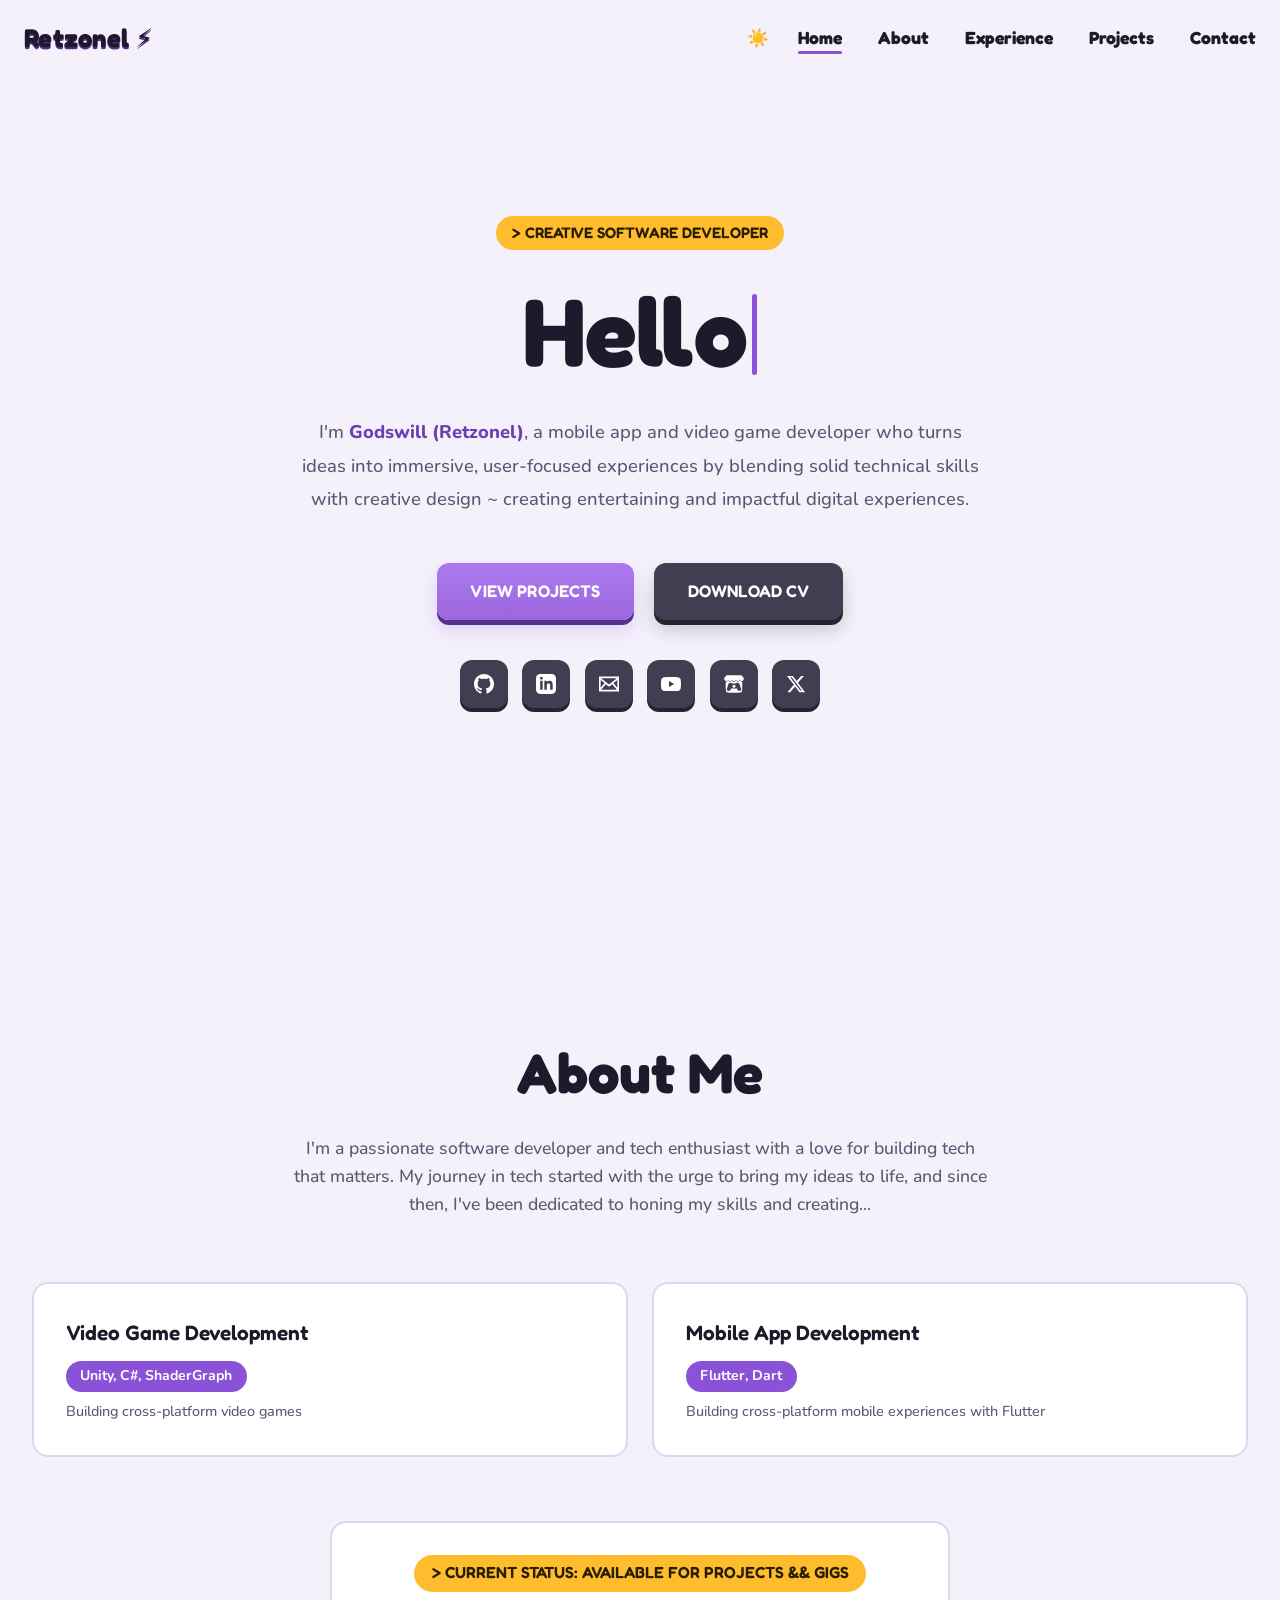
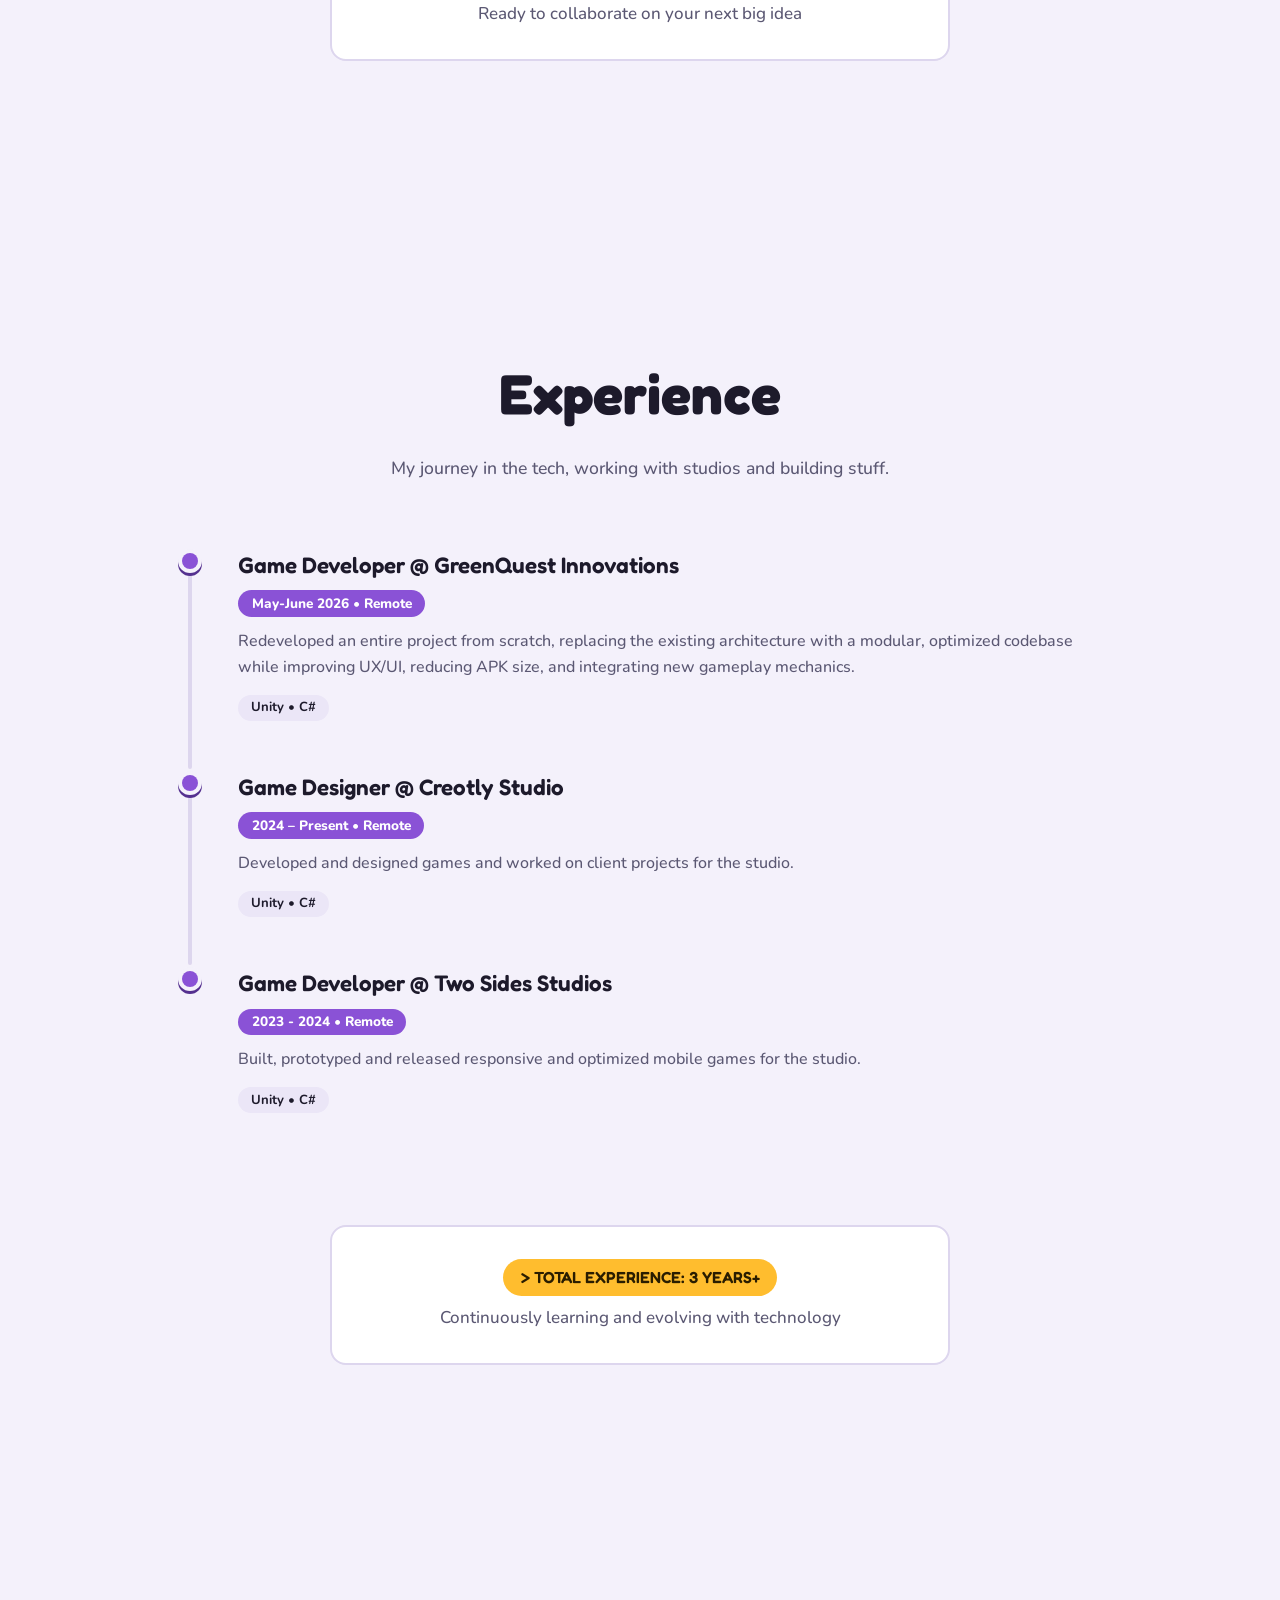
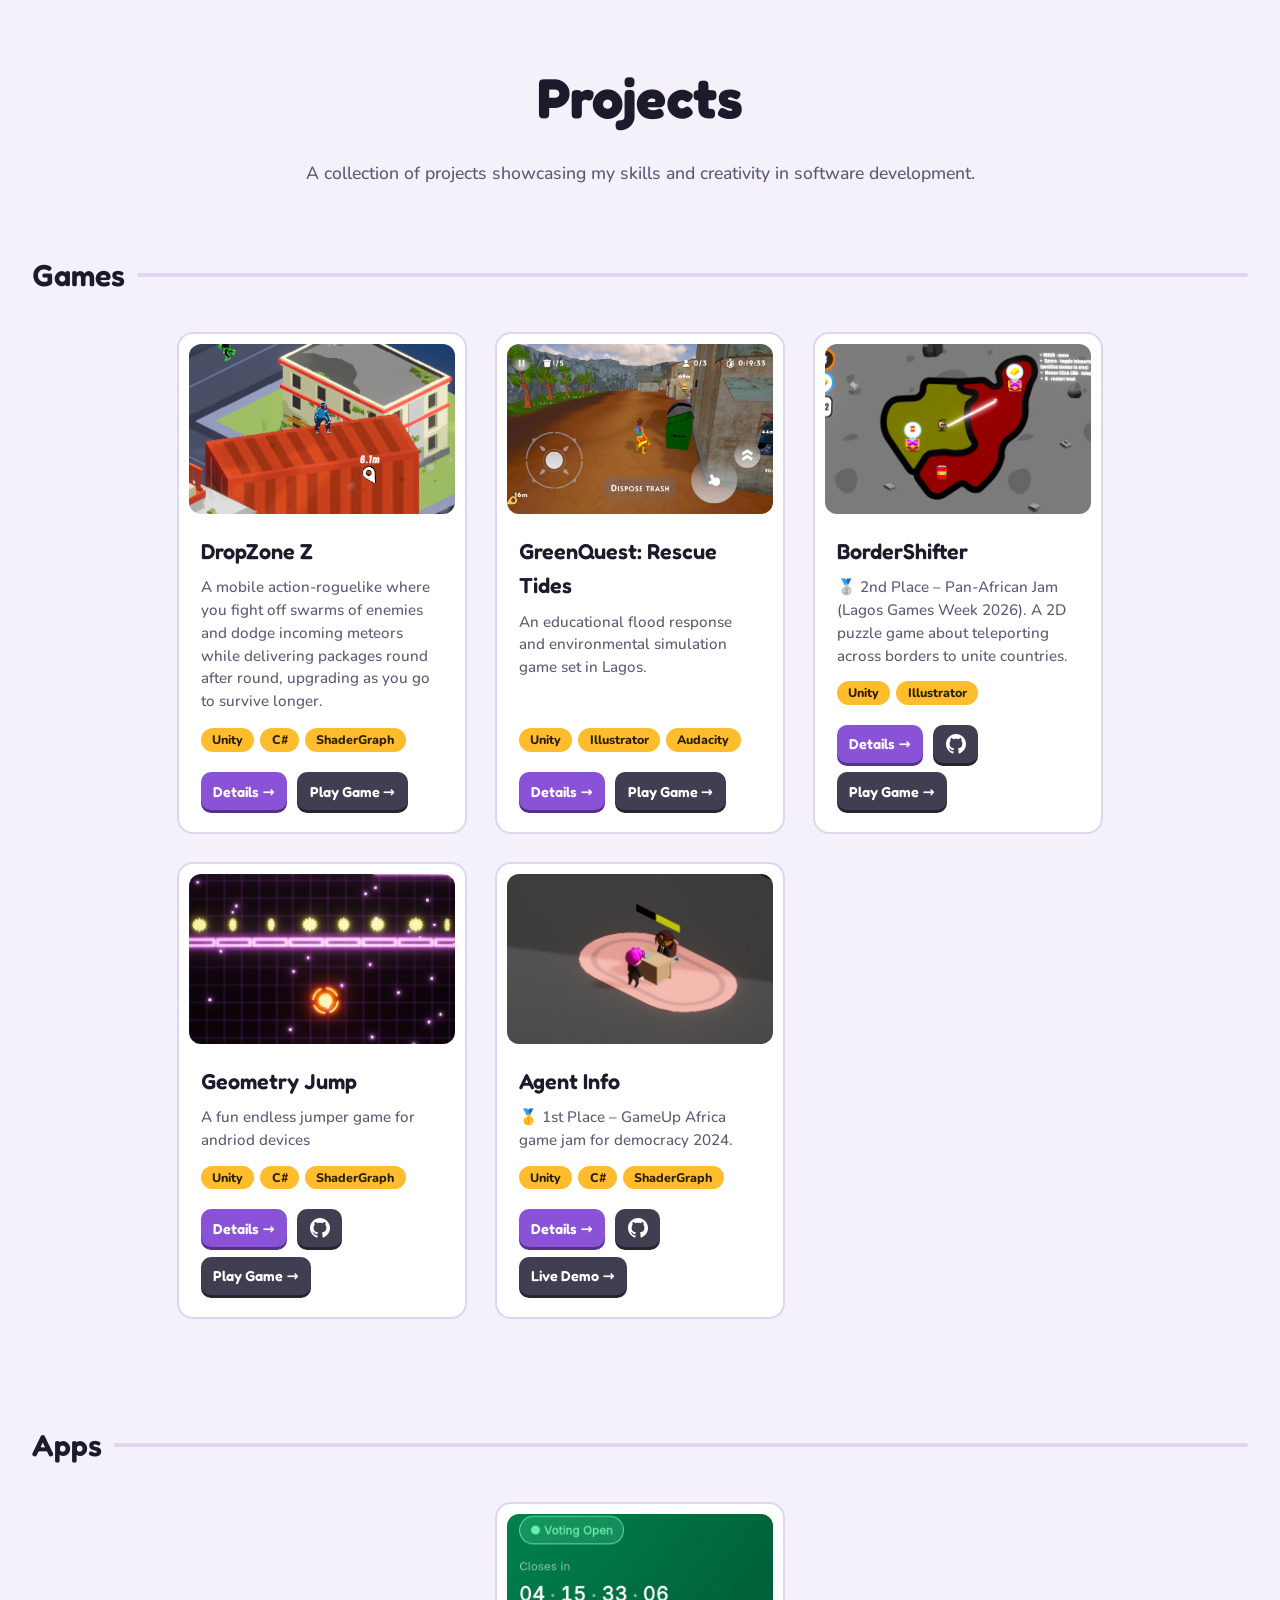
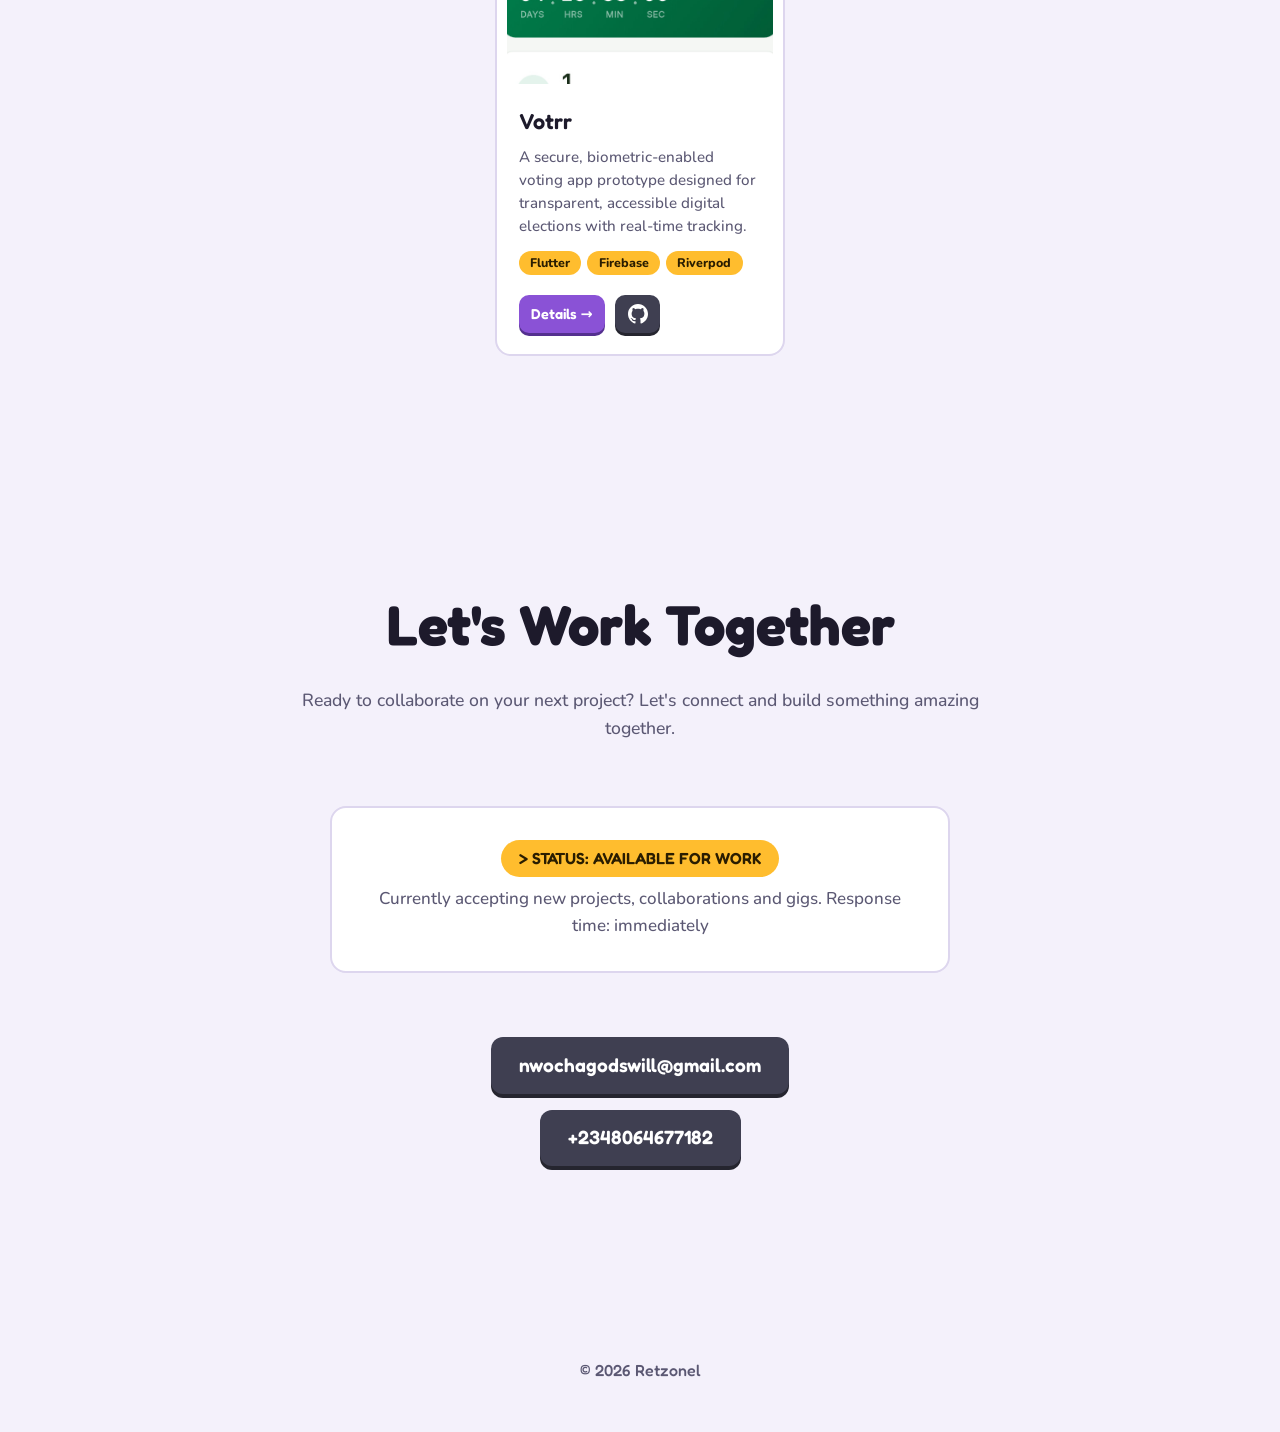
<file: index.html>
<!DOCTYPE html>
<html lang="en">

<head>
  <meta charset="UTF-8" />
  <meta name="viewport" content="width=device-width, initial-scale=1.0" />
  <title>Retzonel || Dev</title>
  <meta name="description"
    content="Godswill Nwocha (Retzonel) is a software engineer specialized in building digital technology (currently games and apps, but is a vivid and continuous learner open to more tech fields)" />

  <link rel="preconnect" href="https://fonts.googleapis.com">
  <link rel="preconnect" href="https://fonts.gstatic.com" crossorigin>
  <link
    href="https://fonts.googleapis.com/css2?family=Fredoka:wght@400;500;600;700&family=Nunito:wght@500;600;700;800&display=swap"
    rel="stylesheet">

  <link rel="shortcut icon" href="favicon.ico" type="image/x-icon">

  <link rel="stylesheet" href="style.css">

  <script src="script.js" defer></script>

</head>

<body>

  <!-- Navigation -->
  <nav>
    <div class="nav-inner">
      <div class="nav-logo">Retzonel ⚡</div>
      <div style="display: flex; align-items: center; gap: 0.5rem;">
        <button class="theme-toggle" id="themeToggle">🌙</button>
        <button class="menu-toggle" onclick="toggleMenu()">☰</button>
        <div class="nav-links" id="navLinks">
          <button class="active" onclick="scrollToSection('hero')">Home</button>
          <button onclick="scrollToSection('about')">About</button>
          <button onclick="scrollToSection('experience')">Experience</button>
          <button onclick="scrollToSection('projects')">Projects</button>
          <button onclick="scrollToSection('contact')">Contact</button>
        </div>
      </div>
    </div>
  </nav>

  <!-- Hero -->
  <section id="hero">
    <div class="hero-content">
      <p class="retro-subtitle">&gt; CREATIVE SOFTWARE DEVELOPER</p>
      <h1 class="retro-title">
        <span class="sr-only">Hello</span>
        <span id="heroGreeting" aria-hidden="true"></span><span class="type-caret" aria-hidden="true"></span>
      </h1>
      <p>
        I'm <strong>Godswill (Retzonel)</strong>, a mobile app and video game developer who turns ideas into immersive,
        user-focused experiences by blending solid technical skills with creative design ~ creating entertaining and
        impactful digital
        experiences.
      </p>
      <div class="hero-buttons">
        <a href="#projects" class="btn btn-primary">VIEW PROJECTS</a>
        <a href="assets/godswill-nwocha-cv.pdf" download class="btn btn-outline">DOWNLOAD CV</a>
      </div>
      <div class="social-links">
        <a href="https://github.com/retzonel" target="_blank" title="GitHub">
          <svg width="20" height="20" viewBox="0 0 24 24" fill="currentColor">
            <path
              d="M12 0c-6.626 0-12 5.373-12 12 0 5.302 3.438 9.8 8.207 11.387.599.111.793-.261.793-.577v-2.234c-3.338.726-4.033-1.416-4.033-1.416-.546-1.387-1.333-1.756-1.333-1.756-1.089-.745.083-.729.083-.729 1.205.084 1.839 1.237 1.839 1.237 1.07 1.834 2.807 1.304 3.492.997.107-.775.418-1.305.762-1.604-2.665-.305-5.467-1.334-5.467-5.931 0-1.311.469-2.381 1.236-3.221-.124-.303-.535-1.524.117-3.176 0 0 1.008-.322 3.301 1.23.957-.266 1.983-.399 3.003-.404 1.02.005 2.047.138 3.006.404 2.291-1.552 3.297-1.23 3.297-1.23.653 1.653.242 2.874.118 3.176.77.84 1.235 1.911 1.235 3.221 0 4.609-2.807 5.624-5.479 5.921.43.372.823 1.102.823 2.222v3.293c0 .319.192.694.801.576 4.765-1.589 8.199-6.086 8.199-11.386 0-6.627-5.373-12-12-12z" />
          </svg>
        </a>
        <a href="https://www.linkedin.com/in/godswill-nwocha-c/" target="_blank" title="LinkedIn">
          <svg width="20" height="20" viewBox="0 0 24 24" fill="currentColor">
            <path
              d="M19 0h-14c-2.761 0-5 2.239-5 5v14c0 2.761 2.239 5 5 5h14c2.762 0 5-2.239 5-5v-14c0-2.761-2.238-5-5-5zm-11 19h-3v-11h3v11zm-1.5-12.268c-.966 0-1.75-.79-1.75-1.764s.784-1.764 1.75-1.764 1.75.79 1.75 1.764-.783 1.764-1.75 1.764zm13.5 12.268h-3v-5.604c0-3.368-4-3.113-4 0v5.604h-3v-11h3v1.765c1.396-2.586 7-2.777 7 2.476v6.759z" />
          </svg>
        </a>
        <a href="mailto:nwochagodswill.com" title="Email">
          <svg width="20" height="20" viewBox="0 0 24 24" fill="currentColor">
            <path
              d="M0 3v18h24v-18h-24zm6.623 7.929l-4.623 5.712v-9.458l4.623 3.746zm-4.141-5.929h19.035l-9.517 7.713-9.518-7.713zm5.694 7.188l3.824 3.099 3.83-3.104 5.612 6.817h-18.779l5.513-6.812zm9.208-1.264l4.616-3.741v9.348l-4.616-5.607z" />
          </svg>
        </a>

        <a href="https://youtube.com/@retzonel" title="YouTube" target="_blank">
          <svg width="20" height="20" viewBox="0 0 24 24" fill="currentColor">
            <path
              d="M23.498 6.186a3.016 3.016 0 0 0-2.122-2.136C19.505 3.545 12 3.545 12 3.545s-7.505 0-9.377.505A3.016 3.016 0 0 0 .502 6.186C0 8.07 0 12 0 12s0 3.93.502 5.814a3.016 3.016 0 0 0 2.122 2.136c1.871.505 9.376.505 9.376.505s7.505 0 9.377-.505a3.016 3.016 0 0 0 2.122-2.136C24 15.93 24 12 24 12s0-3.93-.502-5.814zM9.545 15.568V8.432L15.818 12l-6.273 3.568z" />
          </svg>
        </a>

        <a href="https://retzonelg.itch.io" target="_blank" title="Itch.io">
          <svg xmlns="http://www.w3.org/2000/svg" height="20" width="20" viewBox="0 0 512 512" fill="currentColor">
            <path
              d="M71.9 34.8C50.2 47.7 7.4 96.8 7 109.7l0 21.3c0 27.1 25.3 50.8 48.2 50.8 27.6 0 50.5-22.8 50.5-50 0 27.1 22.2 50 49.8 50s49-22.8 49-50c0 27.1 23.6 50 51.2 50l.5 0c27.6 0 51.2-22.8 51.2-50 0 27.1 21.5 50 49 50s49.8-22.8 49.8-50c0 27.1 23 50 50.5 50 23 0 48.3-23.8 48.3-50.8l0-21.3c-.4-12.9-43.2-62.1-64.9-75-67.4-2.3-114.2-2.7-184-2.7S91.1 33.1 71.9 34.8zM204.2 169.2c-22 38.4-77.9 38.7-99.8 .2-13.2 23.1-43.2 32.1-56 27.7-3.9 40.2-13.7 237.1 17.7 269.2 80 18.7 302.1 18.1 379.8 0 31.6-32.3 21.3-232 17.7-269.2-12.9 4.4-42.9-4.6-56-27.7-22 38.5-77.8 38.1-99.8-.2-7.1 12.5-23 28.9-51.8 28.9-10.4 .3-20.8-2.2-29.9-7.3s-16.7-12.6-21.9-21.6l0 0zm-41.6 53.8c16.5 0 31.1 0 49.2 19.8 29.3-3 58.9-3 88.2 0 18.2-19.7 32.8-19.7 49.2-19.7 52.3 0 65.2 77.5 83.9 144.4 17.3 62.2-5.5 63.7-34 63.7-42.1-1.6-65.5-32.2-65.5-62.8-39.3 6.4-101.9 8.8-155.6 0 0 30.6-23.3 61.2-65.5 62.8-28.4-.1-51.2-1.6-33.9-63.7 18.7-67 31.6-144.4 83.9-144.4l0-.1zM256 270.8s-44.4 40.8-52.4 55.2l29-1.2 0 25.3c0 1.5 21.3 .2 23.3 .2 11.6 .5 23.3 1 23.3-.2l0-25.3 29 1.2c-8-14.5-52.4-55.2-52.4-55.2l.1 0z" />
          </svg>
        </a>

        <a href="https://x.com/retzonel" target="_blank" title="X (Twitter)">
          <svg width="20" height="20" viewBox="0 0 24 24" fill="currentColor">
            <path
              d="M18.244 2.25h3.308l-7.227 8.26 8.502 11.24H16.17l-5.214-6.817L4.99 21.75H1.68l7.73-8.835L1.254 2.25H8.08l4.713 6.231zm-1.161 17.52h1.833L7.084 4.126H5.117z" />
          </svg>
        </a>
      </div>
    </div>
  </section>

  <!-- About -->
  <section id="about">
    <h2 class="section-title">About Me</h2>
    <p class="section-subtitle">
      I'm a passionate software developer and tech enthusiast with a love for building tech that matters. My journey in
      tech
      started with the urge to bring my ideas to life, and since then, I've been dedicated to honing my skills and
      creating...
    </p>

    <div class="skills-grid">
      <div class="skill-card">
        <strong>Video Game Development</strong>
        <i>
          <p>Unity, C#, ShaderGraph</p>
        </i>
        <p style="margin-top: 0.5rem; font-size: 0.9rem;">Building cross-platform video games</p>
      </div>
      <div class="skill-card">
        <strong>Mobile App Development</strong>
        <i>
          <p>Flutter, Dart</p>
        </i>
        <p style="margin-top: 0.5rem; font-size: 0.9rem;">Building cross-platform mobile experiences with Flutter</p>
      </div>
    </div>

    <div class="status-box">
      <p class="status-text">&gt; CURRENT STATUS: AVAILABLE FOR PROJECTS && GIGS</p>
      <p style="color: var(--text-secondary); margin-top: 0.5rem;">Ready to collaborate on your next big idea</p>
    </div>
  </section>

  <!-- Experience -->
  <section id="experience">
    <h2 class="section-title">Experience</h2>
    <p class="section-subtitle">
      My journey in the tech, working with studios and building stuff.
    </p>

    <div class="timeline">

      <div class="timeline-entry">
        <h3>Game Developer @ GreenQuest Innovations</h3>
        <span class="date">May-June 2026 • Remote</span>
        <p>Redeveloped an entire project from scratch, replacing the existing architecture with a modular, optimized
          codebase while improving UX/UI, reducing APK size, and integrating new gameplay mechanics.</p>
        <small>Unity • C#</small>
      </div>

      <div class="timeline-entry">
        <h3>Game Designer @ Creotly Studio</h3>
        <span class="date">2024 – Present • Remote</span>
        <p>Developed and designed games and worked on client projects for the studio.</p>
        <small>Unity • C#</small>
      </div>

      <div class="timeline-entry">
        <h3>Game Developer @ Two Sides Studios</h3>
        <span class="date">2023 - 2024 • Remote</span>
        <p>Built, prototyped and released responsive and optimized mobile games for the studio.</p>
        <small>Unity • C#</small>
      </div>

    </div>

    <div class="status-box" style="margin-top: 4rem;">
      <p class="status-text">&gt; TOTAL EXPERIENCE: 3 YEARS+</p>
      <p style="color: var(--text-secondary); margin-top: 0.5rem;">Continuously learning and evolving with technology
      </p>
    </div>
  </section>

  <!-- Projects -->
  <section id="projects">
    <h2 class="section-title">Projects</h2>
    <p class="section-subtitle">
      A collection of projects showcasing my skills and creativity in software development.
    </p>

    <!-- GAME PROJECTS SECTION -->
    <h2>Games</h2>
    <div class="projects-grid">


      <!-- 0 -->
      <div class="project-card">
        <div class="project-image">
          <img src="assets/images/project-cards/dzz-2.png" alt="DropZone Z"
            onerror="this.parentElement.style.background='var(--bg-card)'">
        </div>
        <div class="project-content">
          <h3>DropZone Z</h3>
          <p>A mobile action-roguelike where you fight off swarms of enemies and dodge incoming meteors while delivering
            packages round after round, upgrading as you go to survive longer.</p>
          <div class="project-tech"><span>Unity</span><span>C#</span><span>ShaderGraph</span></div>
          <div class="project-links">
            <a href="dedicated-project-pages/dzz.html" class="live-link" title="Project Details">Details →</a>
            <a href="" target="_blank" class="live-link">Play Game
              →</a>
          </div>
        </div>
      </div>

      
      <!-- 1 -->
      <div class="project-card">
        <div class="project-image">
          <img src="assets/images/project-cards/greenquest-pic.jpg" alt="GreeQuest:RQ"
            onerror="this.parentElement.style.background='var(--bg-card)'">
        </div>
        <div class="project-content">
          <h3>GreenQuest: Rescue Tides</h3>
          <p>An educational flood response and environmental simulation game set in Lagos.
          </p>
          <div class="project-tech"><span>Unity</span><span>Illustrator</span><span>Audacity</span></div>
          <div class="project-links">
            <a href="dedicated-project-pages/greenquest-rescue-tide.html" class="live-link"
              title="Project Details">Details →</a>
            <a href="https://play.google.com/store/apps/details?id=com.GREENQUEST.GreenQuest_RescueTide&hl=en"
              target="_blank" class="live-link">Play Game
              →</a>
          </div>
        </div>
      </div>

            <!-- 2 -->
      <div class="project-card">
        <div class="project-image">
          <img src="assets/images/project-cards/border-shifter-pic.jpg" alt="BorderShifter"
            onerror="this.parentElement.style.background='var(--bg-card)'">
        </div>
        <div class="project-content">
          <h3>BorderShifter</h3>
          <p>🥈 2nd Place – Pan-African Jam (Lagos Games Week 2026). A 2D puzzle game about teleporting across
            borders to unite countries.
          </p>
          <div class="project-tech"><span>Unity</span><span>Illustrator</span></div>
          <div class="project-links">
            <a href="dedicated-project-pages/border-shifter.html" class="live-link" title="Project Details">Details
              →</a>
            <a href="https://github.com/retzonel/border-shifter-game" target="_blank" title="View Code">
              <svg width="20" height="20" viewBox="0 0 24 24" fill="currentColor">
                <path
                  d="M12 0c-6.626 0-12 5.373-12 12 0 5.302 3.438 9.8 8.207 11.387.599.111.793-.261.793-.577v-2.234c-3.338.726-4.033-1.416-4.033-1.416-.546-1.387-1.333-1.756-1.333-1.756-1.089-.745.083-.729.083-.729 1.205.084 1.839 1.237 1.839 1.237 1.07 1.834 2.807 1.304 3.492.997.107-.775.418-1.305.762-1.604-2.665-.305-5.467-1.334-5.467-5.931 0-1.311.469-2.381 1.236-3.221-.124-.303-.535-1.524.117-3.176 0 0 1.008-.322 3.301 1.23.957-.266 1.983-.399 3.003-.404 1.02.005 2.047.138 3.006.404 2.291-1.552 3.297-1.23 3.297-1.23.653 1.653.242 2.874.118 3.176.77.84 1.235 1.911 1.235 3.221 0 4.609-2.807 5.624-5.479 5.921.43.372.823 1.102.823 2.222v3.293c0 .319.192.694.801.576 4.765-1.589 8.199-6.086 8.199-11.386 0-6.627-5.373-12-12-12z" />
              </svg>
            </a>
            <a href="https://diamondmind17.itch.io/border-shifter" target="_blank" class="live-link">Play Game
              →</a>
          </div>
        </div>
      </div>

      <!-- 3 -->
      <div class="project-card">
        <div class="project-image">
          <img src="assets/images/project-cards/geojump-pic.jpg" alt="Geometry Jump"
            onerror="this.parentElement.style.background='var(--bg-card)'">
        </div>
        <div class="project-content">
          <h3>Geometry Jump</h3>
          <p>A fun endless jumper game for andriod devices</p>
          <div class="project-tech"><span>Unity</span><span>C#</span><span>ShaderGraph</span></div>
          <div class="project-links">
            <a href="dedicated-project-pages/geometry-jump.html" class="live-link" title="Project Details">Details →</a>
            <a href="https://github.com/retzonel/OUR2DGAME" target="_blank" title="View Code">
              <svg width="20" height="20" viewBox="0 0 24 24" fill="currentColor">
                <path
                  d="M12 0c-6.626 0-12 5.373-12 12 0 5.302 3.438 9.8 8.207 11.387.599.111.793-.261.793-.577v-2.234c-3.338.726-4.033-1.416-4.033-1.416-.546-1.387-1.333-1.756-1.333-1.756-1.089-.745.083-.729.083-.729 1.205.084 1.839 1.237 1.839 1.237 1.07 1.834 2.807 1.304 3.492.997.107-.775.418-1.305.762-1.604-2.665-.305-5.467-1.334-5.467-5.931 0-1.311.469-2.381 1.236-3.221-.124-.303-.535-1.524.117-3.176 0 0 1.008-.322 3.301 1.23.957-.266 1.983-.399 3.003-.404 1.02.005 2.047.138 3.006.404 2.291-1.552 3.297-1.23 3.297-1.23.653 1.653.242 2.874.118 3.176.77.84 1.235 1.911 1.235 3.221 0 4.609-2.807 5.624-5.479 5.921.43.372.823 1.102.823 2.222v3.293c0 .319.192.694.801.576 4.765-1.589 8.199-6.086 8.199-11.386 0-6.627-5.373-12-12-12z" />
              </svg>
            </a>
            <a href="https://twosides-games.itch.io/geometry-jump-demo" target="_blank" class="live-link">Play Game
              →</a>
          </div>
        </div>
      </div>

      <!-- 4-->
      <div class="project-card">
        <div class="project-image">
          <img src="assets/images/project-cards/agent-pic.jpg" alt="Geometry Jump"
            onerror="this.parentElement.style.background='var(--bg-card)'">
        </div>
        <div class="project-content">
          <h3>Agent Info</h3>
          <p>
            🥇 1st Place – GameUp Africa game jam for democracy 2024.
          </p>
          <div class="project-tech"><span>Unity</span><span>C#</span><span>ShaderGraph</span></div>
          <div class="project-links">
            <a href="dedicated-project-pages/agent-info.html" class="live-link" title="Project Details">Details →</a>
            <a href="https://github.com/Creotly-Studios/Disinformation-Agent-Info/tree/Dev-Retzonel" target="_blank"
              title="View Code">
              <svg width="20" height="20" viewBox="0 0 24 24" fill="currentColor">
                <path
                  d="M12 0c-6.626 0-12 5.373-12 12 0 5.302 3.438 9.8 8.207 11.387.599.111.793-.261.793-.577v-2.234c-3.338.726-4.033-1.416-4.033-1.416-.546-1.387-1.333-1.756-1.333-1.756-1.089-.745.083-.729.083-.729 1.205.084 1.839 1.237 1.839 1.237 1.07 1.834 2.807 1.304 3.492.997.107-.775.418-1.305.762-1.604-2.665-.305-5.467-1.334-5.467-5.931 0-1.311.469-2.381 1.236-3.221-.124-.303-.535-1.524.117-3.176 0 0 1.008-.322 3.301 1.23.957-.266 1.983-.399 3.003-.404 1.02.005 2.047.138 3.006.404 2.291-1.552 3.297-1.23 3.297-1.23.653 1.653.242 2.874.118 3.176.77.84 1.235 1.911 1.235 3.221 0 4.609-2.807 5.624-5.479 5.921.43.372.823 1.102.823 2.222v3.293c0 .319.192.694.801.576 4.765-1.589 8.199-6.086 8.199-11.386 0-6.627-5.373-12-12-12z" />
              </svg>
            </a>
            <a href="https://creotly-games.itch.io/agent-info" target="_blank" class="live-link">Live Demo
              →</a>
          </div>
        </div>
      </div>



      <!-- add mmore later -->
    </div>

    <br><br>
    <!-- APP PROJECT SECTION -->
    <h2>Apps</h2>
    <div class="projects-grid">
      <!-- 1 -->
      <div class="project-card">
        <div class="project-image">
          <img src="assets/images/project-cards/votrr-pic.jpg" alt="Votrr"
            onerror="this.parentElement.style.background='var(--bg-card)'">
        </div>
        <div class="project-content">
          <h3>Votrr</h3>
          <p>A secure, biometric-enabled voting app prototype designed for transparent, accessible digital elections
            with real-time tracking.
          </p>
          <div class="project-tech"><span>Flutter</span><span>Firebase</span><span>Riverpod</span></div>
          <div class="project-links">
            <a href="dedicated-project-pages/votrr.html" class="live-link" title="Project Details">Details →</a>
            <a href="https://github.com/retzonel/votrr_app" target="_blank" title="View Code">
              <svg width="20" height="20" viewBox="0 0 24 24" fill="currentColor">
                <path
                  d="M12 0c-6.626 0-12 5.373-12 12 0 5.302 3.438 9.8 8.207 11.387.599.111.793-.261.793-.577v-2.234c-3.338.726-4.033-1.416-4.033-1.416-.546-1.387-1.333-1.756-1.333-1.756-1.089-.745.083-.729.083-.729 1.205.084 1.839 1.237 1.839 1.237 1.07 1.834 2.807 1.304 3.492.997.107-.775.418-1.305.762-1.604-2.665-.305-5.467-1.334-5.467-5.931 0-1.311.469-2.381 1.236-3.221-.124-.303-.535-1.524.117-3.176 0 0 1.008-.322 3.301 1.23.957-.266 1.983-.399 3.003-.404 1.02.005 2.047.138 3.006.404 2.291-1.552 3.297-1.23 3.297-1.23.653 1.653.242 2.874.118 3.176.77.84 1.235 1.911 1.235 3.221 0 4.609-2.807 5.624-5.479 5.921.43.372.823 1.102.823 2.222v3.293c0 .319.192.694.801.576 4.765-1.589 8.199-6.086 8.199-11.386 0-6.627-5.373-12-12-12z" />
              </svg>
            </a>
          </div>
        </div>
      </div>
      <!-- add more later -->
    </div>

  </section>

  <!-- Contact -->
  <section id="contact">
    <h2 class="section-title">Let's Work Together</h2>
    <p class="section-subtitle">
      Ready to collaborate on your next project? Let's connect and build something amazing together.
    </p>

    <div class="status-box">
      <p class="status-text">&gt; STATUS: AVAILABLE FOR WORK</p>
      <p style="color: var(--text-secondary); margin-top: 0.5rem;">Currently accepting new projects, collaborations and
        gigs.
        Response time: immediately</p>
    </div>

    <div class="contact-info">
      <a href="mailto:nwochagodswill@gmail.com">nwochagodswill@gmail.com</a>
      <a href="tel:+2348064677182">+2348064677182</a>
    </div>
  </section>

  <!-- Footer -->
  <footer>
    <p>© 2026 Retzonel</p>
  </footer>

</body>

</html>
</file>
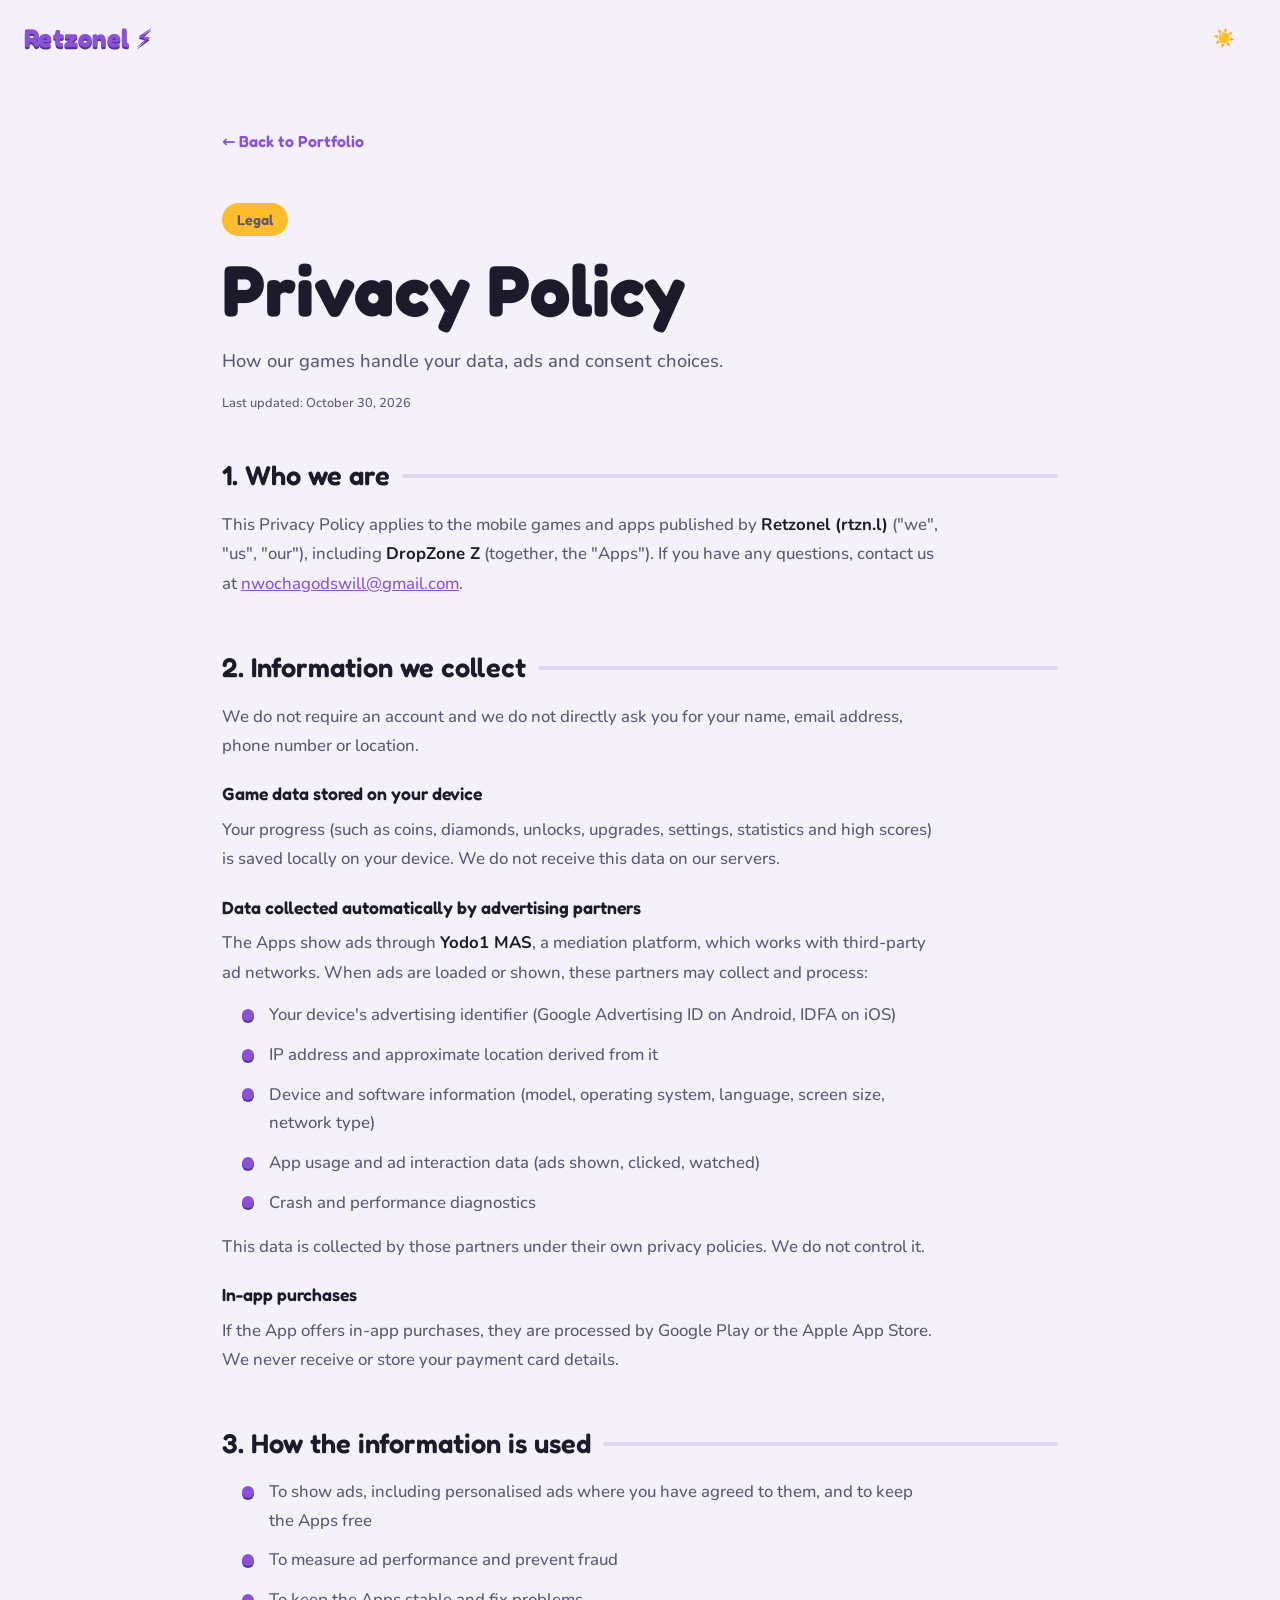
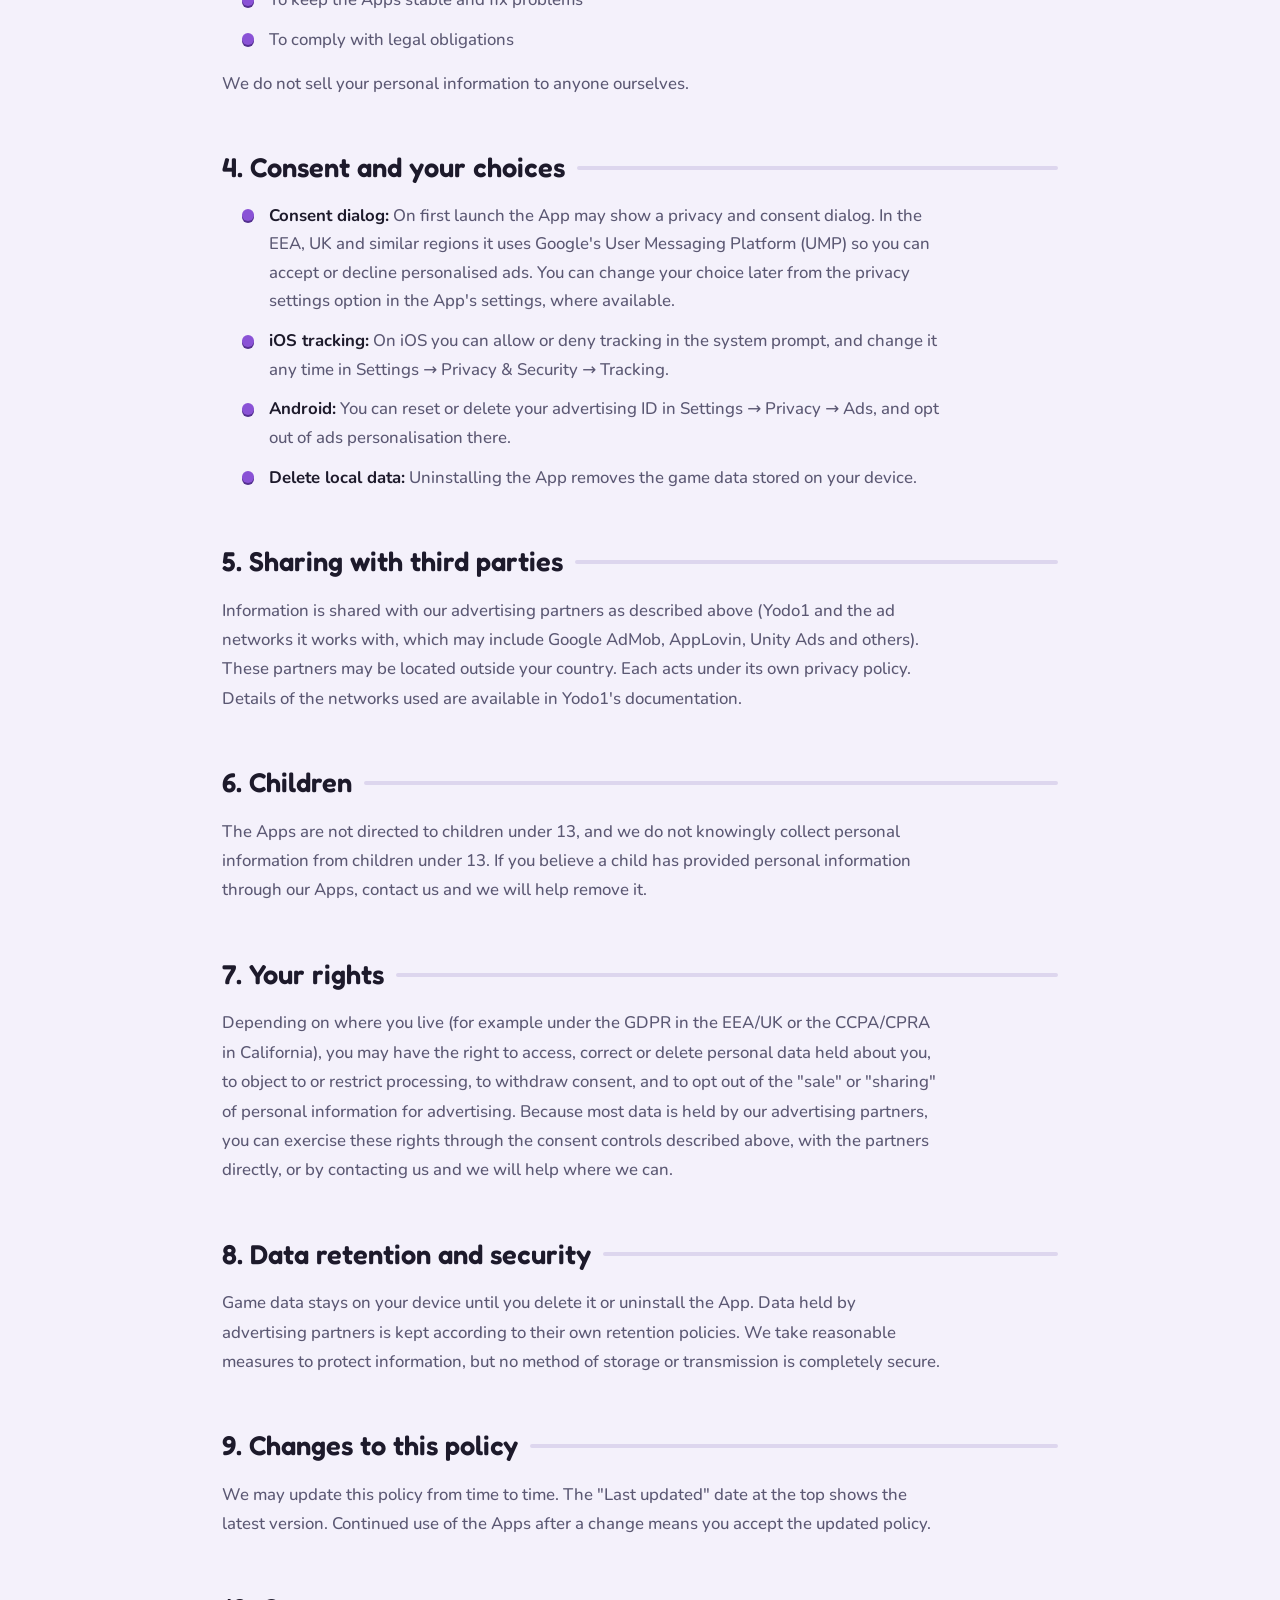
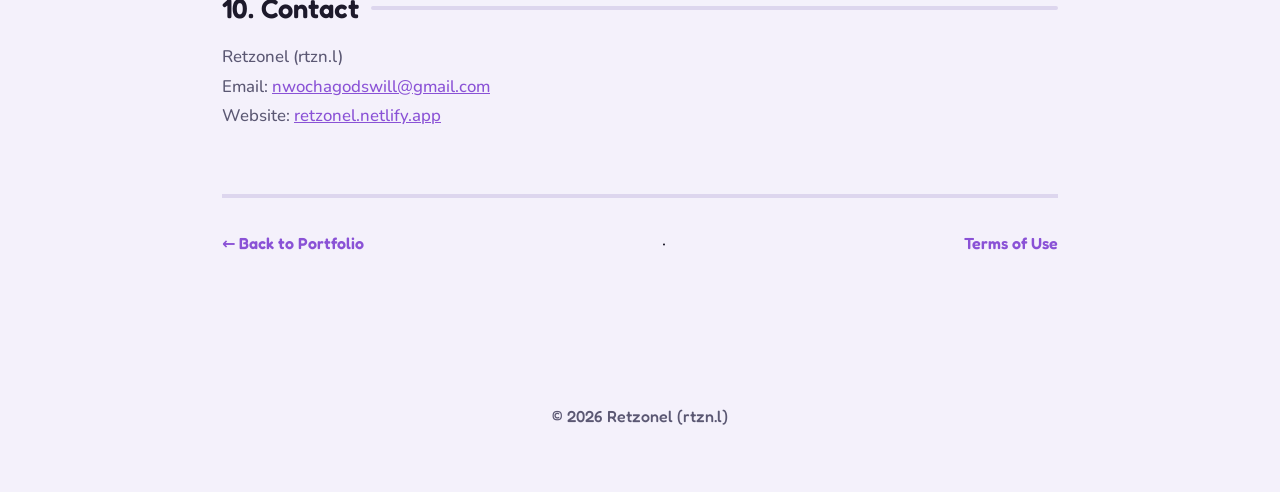
<file: privacy-policy.html>
<!DOCTYPE html>
<html lang="en">

<head>
  <meta charset="UTF-8" />
  <meta name="viewport" content="width=device-width, initial-scale=1.0" />
  <title>Privacy Policy — rtzn.l</title>
  <meta name="description" content="Privacy Policy for games and apps by Retzonel (rtzn.l)." />
  <meta name="robots" content="index, follow" />

  <link rel="preconnect" href="https://fonts.googleapis.com">
  <link rel="preconnect" href="https://fonts.gstatic.com" crossorigin>
  <link
    href="https://fonts.googleapis.com/css2?family=Fredoka:wght@400;500;600;700&family=Nunito:wght@500;600;700;800&display=swap"
    rel="stylesheet">

  <link rel="shortcut icon" href="favicon.ico" type="image/x-icon">

  <link rel="stylesheet" href="style.css">
  <link rel="stylesheet" href="dedicated-project-pages/_project_page.css">
  <style>
    .legal .pp-section h2 { margin-bottom: 0.75rem; }
    .legal .pp-section h3 { font-family: var(--font-display); font-size: 1.1rem; margin: 1.25rem 0 0.4rem; }
    .legal p, .legal li { color: var(--text-secondary); line-height: 1.75; }
    .legal p { margin-bottom: 0.9rem; }
    .legal ul { padding-left: 1.25rem; margin-bottom: 0.9rem; }
    .legal li { margin-bottom: 0.4rem; }
    .legal a { color: var(--accent-green); }
    .legal strong { color: var(--text-primary); }
    .legal-updated { font-family: var(--font-mono); font-size: 0.8rem; color: var(--text-secondary); margin-top: 0.75rem; }
  </style>

  <script src="script.js"></script>
</head>

<body class="project-page legal">

  <nav>
    <div class="nav-inner">
      <a href="index.html" class="nav-logo" style="text-decoration:none;">Retzonel ⚡</a>
      <div style="display: flex; align-items: center; gap: 0.5rem;">
        <button class="theme-toggle" id="themeToggle">🌙</button>
      </div>
    </div>
  </nav>

  <main>
    <a href="index.html" class="back-link">&larr; Back to Portfolio</a>

    <div class="pp-header">
      <p class="pp-eyebrow">Legal</p>
      <h1 class="pp-title">Privacy Policy</h1>
      <p class="pp-tagline">How our games handle your data, ads and consent choices.</p>
      <p class="legal-updated">Last updated: October 30, 2026</p>
    </div>

    <div class="pp-section">
      <h2>1. Who we are</h2>
      <p>This Privacy Policy applies to the mobile games and apps published by <strong>Retzonel (rtzn.l)</strong> ("we", "us", "our"), including <strong>DropZone Z</strong> (together, the "Apps"). If you have any questions, contact us at <a href="mailto:nwochagodswill@gmail.com">nwochagodswill@gmail.com</a>.</p>
    </div>

    <div class="pp-section">
      <h2>2. Information we collect</h2>
      <p>We do not require an account and we do not directly ask you for your name, email address, phone number or location.</p>
      <h3>Game data stored on your device</h3>
      <p>Your progress (such as coins, diamonds, unlocks, upgrades, settings, statistics and high scores) is saved locally on your device. We do not receive this data on our servers.</p>
      <h3>Data collected automatically by advertising partners</h3>
      <p>The Apps show ads through <strong>Yodo1 MAS</strong>, a mediation platform, which works with third-party ad networks. When ads are loaded or shown, these partners may collect and process:</p>
      <ul>
        <li>Your device's advertising identifier (Google Advertising ID on Android, IDFA on iOS)</li>
        <li>IP address and approximate location derived from it</li>
        <li>Device and software information (model, operating system, language, screen size, network type)</li>
        <li>App usage and ad interaction data (ads shown, clicked, watched)</li>
        <li>Crash and performance diagnostics</li>
      </ul>
      <p>This data is collected by those partners under their own privacy policies. We do not control it.</p>
      <h3>In-app purchases</h3>
      <p>If the App offers in-app purchases, they are processed by Google Play or the Apple App Store. We never receive or store your payment card details.</p>
    </div>

    <div class="pp-section">
      <h2>3. How the information is used</h2>
      <ul>
        <li>To show ads, including personalised ads where you have agreed to them, and to keep the Apps free</li>
        <li>To measure ad performance and prevent fraud</li>
        <li>To keep the Apps stable and fix problems</li>
        <li>To comply with legal obligations</li>
      </ul>
      <p>We do not sell your personal information to anyone ourselves.</p>
    </div>

    <div class="pp-section">
      <h2>4. Consent and your choices</h2>
      <ul>
        <li><strong>Consent dialog:</strong> On first launch the App may show a privacy and consent dialog. In the EEA, UK and similar regions it uses Google's User Messaging Platform (UMP) so you can accept or decline personalised ads. You can change your choice later from the privacy settings option in the App's settings, where available.</li>
        <li><strong>iOS tracking:</strong> On iOS you can allow or deny tracking in the system prompt, and change it any time in Settings &rarr; Privacy &amp; Security &rarr; Tracking.</li>
        <li><strong>Android:</strong> You can reset or delete your advertising ID in Settings &rarr; Privacy &rarr; Ads, and opt out of ads personalisation there.</li>
        <li><strong>Delete local data:</strong> Uninstalling the App removes the game data stored on your device.</li>
      </ul>
    </div>

    <div class="pp-section">
      <h2>5. Sharing with third parties</h2>
      <p>Information is shared with our advertising partners as described above (Yodo1 and the ad networks it works with, which may include Google AdMob, AppLovin, Unity Ads and others). These partners may be located outside your country. Each acts under its own privacy policy. Details of the networks used are available in Yodo1's documentation.</p>
    </div>

    <div class="pp-section">
      <h2>6. Children</h2>
      <p>The Apps are not directed to children under 13, and we do not knowingly collect personal information from children under 13. If you believe a child has provided personal information through our Apps, contact us and we will help remove it.</p>
    </div>

    <div class="pp-section">
      <h2>7. Your rights</h2>
      <p>Depending on where you live (for example under the GDPR in the EEA/UK or the CCPA/CPRA in California), you may have the right to access, correct or delete personal data held about you, to object to or restrict processing, to withdraw consent, and to opt out of the "sale" or "sharing" of personal information for advertising. Because most data is held by our advertising partners, you can exercise these rights through the consent controls described above, with the partners directly, or by contacting us and we will help where we can.</p>
    </div>

    <div class="pp-section">
      <h2>8. Data retention and security</h2>
      <p>Game data stays on your device until you delete it or uninstall the App. Data held by advertising partners is kept according to their own retention policies. We take reasonable measures to protect information, but no method of storage or transmission is completely secure.</p>
    </div>

    <div class="pp-section">
      <h2>9. Changes to this policy</h2>
      <p>We may update this policy from time to time. The "Last updated" date at the top shows the latest version. Continued use of the Apps after a change means you accept the updated policy.</p>
    </div>

    <div class="pp-section">
      <h2>10. Contact</h2>
      <p>Retzonel (rtzn.l)<br>Email: <a href="mailto:nwochagodswill@gmail.com">nwochagodswill@gmail.com</a><br>Website: <a href="https://retzonel.netlify.app/">retzonel.netlify.app</a></p>
    </div>

    <div class="pp-footer-nav">
      <a href="index.html" class="back-link" style="margin-bottom:0;">&larr; Back to Portfolio</a>
      &nbsp;&nbsp;·&nbsp;&nbsp; <a href="terms-of-use.html" class="back-link" style="margin-bottom:0;">Terms of Use</a>
    </div>
  </main>

  <footer>
    <p>© 2026 Retzonel (rtzn.l)</p>
  </footer>

</body>

</html>
</file>
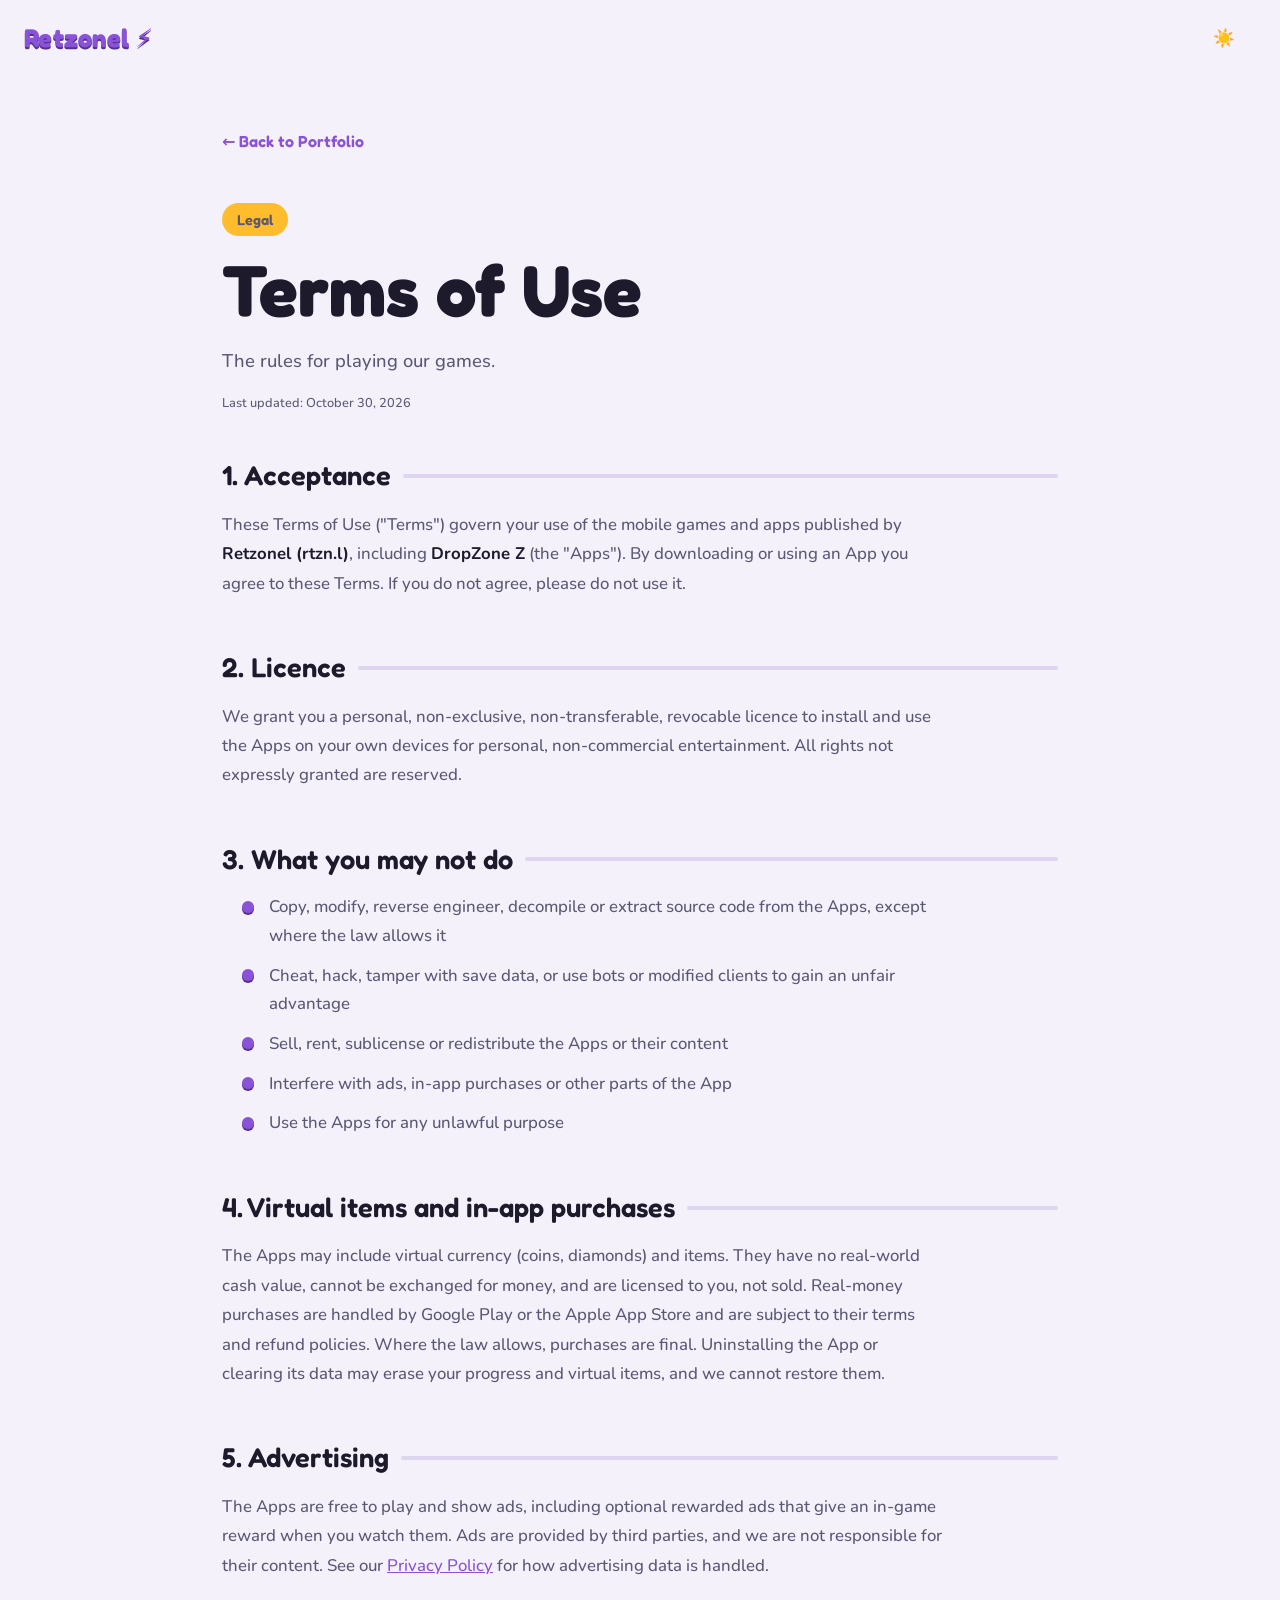
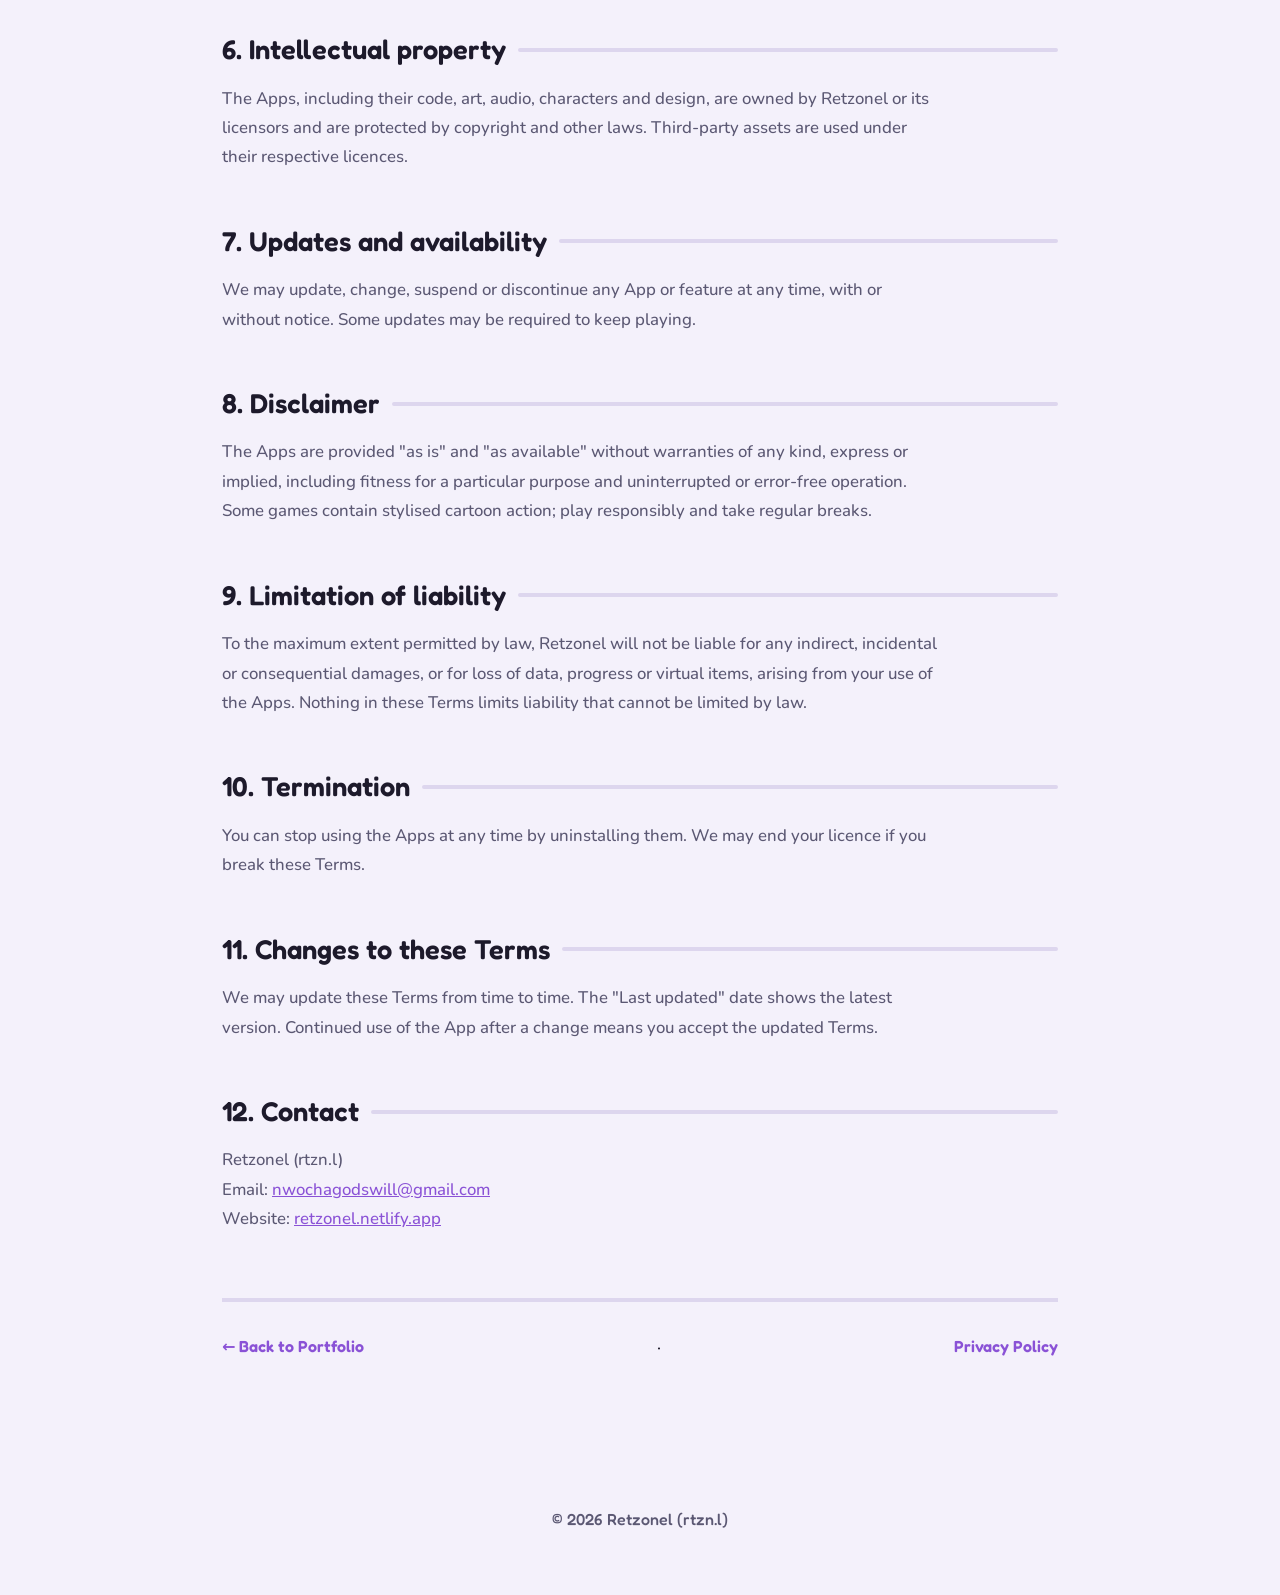
<file: terms-of-use.html>
<!DOCTYPE html>
<html lang="en">

<head>
  <meta charset="UTF-8" />
  <meta name="viewport" content="width=device-width, initial-scale=1.0" />
  <title>Terms of Use — rtzn.l</title>
  <meta name="description" content="Terms of Use for games and apps by Retzonel (rtzn.l)." />
  <meta name="robots" content="index, follow" />

  <link rel="preconnect" href="https://fonts.googleapis.com">
  <link rel="preconnect" href="https://fonts.gstatic.com" crossorigin>
  <link
    href="https://fonts.googleapis.com/css2?family=Fredoka:wght@400;500;600;700&family=Nunito:wght@500;600;700;800&display=swap"
    rel="stylesheet">

  <link rel="shortcut icon" href="favicon.ico" type="image/x-icon">

  <link rel="stylesheet" href="style.css">
  <link rel="stylesheet" href="dedicated-project-pages/_project_page.css">
  <style>
    .legal .pp-section h2 { margin-bottom: 0.75rem; }
    .legal .pp-section h3 { font-family: var(--font-display); font-size: 1.1rem; margin: 1.25rem 0 0.4rem; }
    .legal p, .legal li { color: var(--text-secondary); line-height: 1.75; }
    .legal p { margin-bottom: 0.9rem; }
    .legal ul { padding-left: 1.25rem; margin-bottom: 0.9rem; }
    .legal li { margin-bottom: 0.4rem; }
    .legal a { color: var(--accent-green); }
    .legal strong { color: var(--text-primary); }
    .legal-updated { font-family: var(--font-mono); font-size: 0.8rem; color: var(--text-secondary); margin-top: 0.75rem; }
  </style>

  <script src="script.js"></script>
</head>

<body class="project-page legal">

  <nav>
    <div class="nav-inner">
      <a href="index.html" class="nav-logo" style="text-decoration:none;">Retzonel ⚡</a>
      <div style="display: flex; align-items: center; gap: 0.5rem;">
        <button class="theme-toggle" id="themeToggle">🌙</button>
      </div>
    </div>
  </nav>

  <main>
    <a href="index.html" class="back-link">&larr; Back to Portfolio</a>

    <div class="pp-header">
      <p class="pp-eyebrow">Legal</p>
      <h1 class="pp-title">Terms of Use</h1>
      <p class="pp-tagline">The rules for playing our games.</p>
      <p class="legal-updated">Last updated: October 30, 2026</p>
    </div>

    <div class="pp-section">
      <h2>1. Acceptance</h2>
      <p>These Terms of Use ("Terms") govern your use of the mobile games and apps published by <strong>Retzonel (rtzn.l)</strong>, including <strong>DropZone Z</strong> (the "Apps"). By downloading or using an App you agree to these Terms. If you do not agree, please do not use it.</p>
    </div>

    <div class="pp-section">
      <h2>2. Licence</h2>
      <p>We grant you a personal, non-exclusive, non-transferable, revocable licence to install and use the Apps on your own devices for personal, non-commercial entertainment. All rights not expressly granted are reserved.</p>
    </div>

    <div class="pp-section">
      <h2>3. What you may not do</h2>
      <ul>
        <li>Copy, modify, reverse engineer, decompile or extract source code from the Apps, except where the law allows it</li>
        <li>Cheat, hack, tamper with save data, or use bots or modified clients to gain an unfair advantage</li>
        <li>Sell, rent, sublicense or redistribute the Apps or their content</li>
        <li>Interfere with ads, in-app purchases or other parts of the App</li>
        <li>Use the Apps for any unlawful purpose</li>
      </ul>
    </div>

    <div class="pp-section">
      <h2>4. Virtual items and in-app purchases</h2>
      <p>The Apps may include virtual currency (coins, diamonds) and items. They have no real-world cash value, cannot be exchanged for money, and are licensed to you, not sold. Real-money purchases are handled by Google Play or the Apple App Store and are subject to their terms and refund policies. Where the law allows, purchases are final. Uninstalling the App or clearing its data may erase your progress and virtual items, and we cannot restore them.</p>
    </div>

    <div class="pp-section">
      <h2>5. Advertising</h2>
      <p>The Apps are free to play and show ads, including optional rewarded ads that give an in-game reward when you watch them. Ads are provided by third parties, and we are not responsible for their content. See our <a href="privacy-policy.html">Privacy Policy</a> for how advertising data is handled.</p>
    </div>

    <div class="pp-section">
      <h2>6. Intellectual property</h2>
      <p>The Apps, including their code, art, audio, characters and design, are owned by Retzonel or its licensors and are protected by copyright and other laws. Third-party assets are used under their respective licences.</p>
    </div>

    <div class="pp-section">
      <h2>7. Updates and availability</h2>
      <p>We may update, change, suspend or discontinue any App or feature at any time, with or without notice. Some updates may be required to keep playing.</p>
    </div>

    <div class="pp-section">
      <h2>8. Disclaimer</h2>
      <p>The Apps are provided "as is" and "as available" without warranties of any kind, express or implied, including fitness for a particular purpose and uninterrupted or error-free operation. Some games contain stylised cartoon action; play responsibly and take regular breaks.</p>
    </div>

    <div class="pp-section">
      <h2>9. Limitation of liability</h2>
      <p>To the maximum extent permitted by law, Retzonel will not be liable for any indirect, incidental or consequential damages, or for loss of data, progress or virtual items, arising from your use of the Apps. Nothing in these Terms limits liability that cannot be limited by law.</p>
    </div>

    <div class="pp-section">
      <h2>10. Termination</h2>
      <p>You can stop using the Apps at any time by uninstalling them. We may end your licence if you break these Terms.</p>
    </div>

    <div class="pp-section">
      <h2>11. Changes to these Terms</h2>
      <p>We may update these Terms from time to time. The "Last updated" date shows the latest version. Continued use of the App after a change means you accept the updated Terms.</p>
    </div>

    <div class="pp-section">
      <h2>12. Contact</h2>
      <p>Retzonel (rtzn.l)<br>Email: <a href="mailto:nwochagodswill@gmail.com">nwochagodswill@gmail.com</a><br>Website: <a href="https://retzonel.netlify.app/">retzonel.netlify.app</a></p>
    </div>

    <div class="pp-footer-nav">
      <a href="index.html" class="back-link" style="margin-bottom:0;">&larr; Back to Portfolio</a>
      &nbsp;&nbsp;·&nbsp;&nbsp; <a href="privacy-policy.html" class="back-link" style="margin-bottom:0;">Privacy Policy</a>
    </div>
  </main>

  <footer>
    <p>© 2026 Retzonel (rtzn.l)</p>
  </footer>

</body>

</html>
</file>
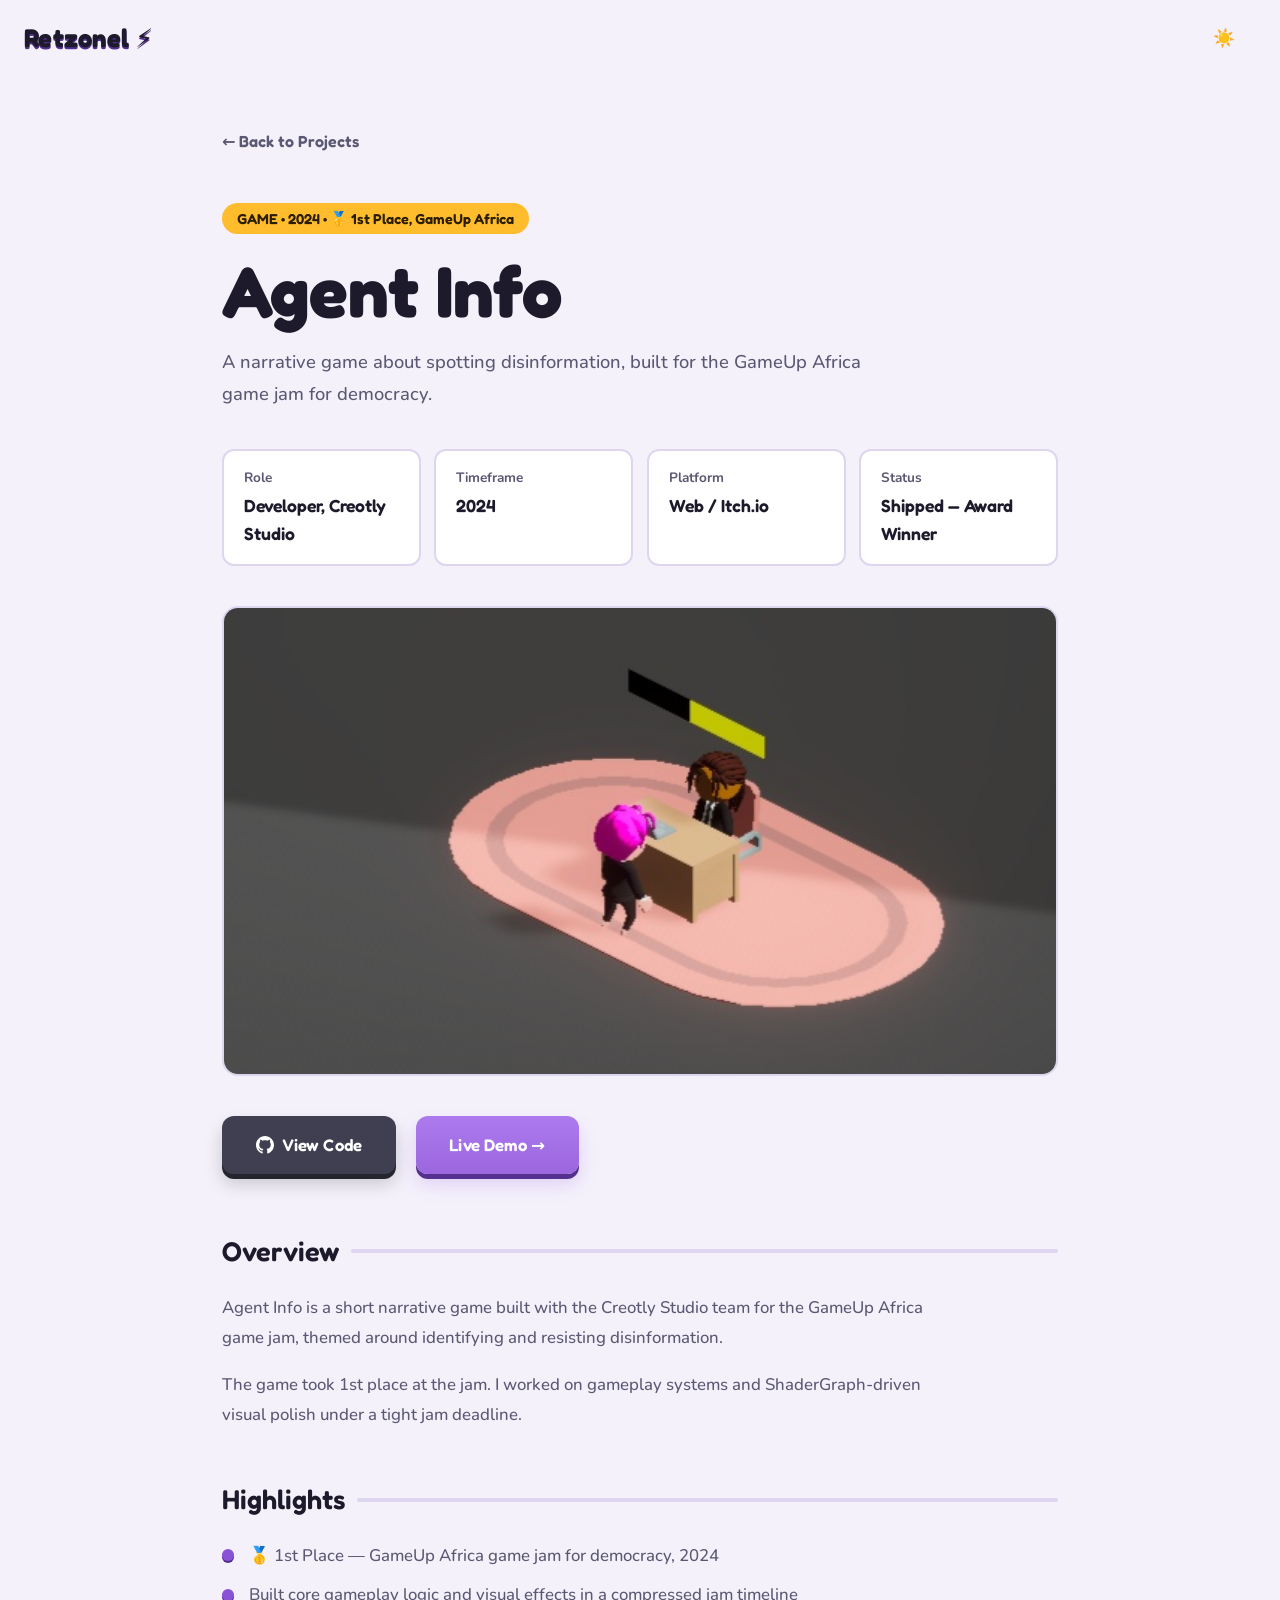
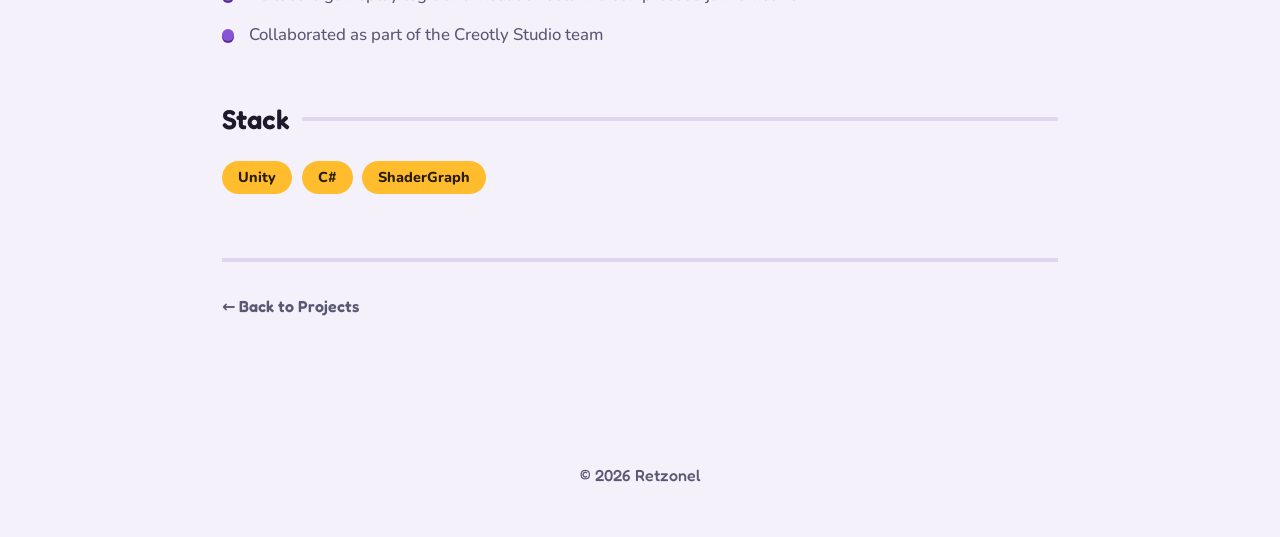
<file: dedicated-project-pages/agent-info.html>
<!DOCTYPE html>
<html lang="en">

<head>
  <meta charset="UTF-8" />
  <meta name="viewport" content="width=device-width, initial-scale=1.0" />
  <title>Agent Info — Retzonel</title>
  <meta name="description" content="A narrative game about spotting disinformation, built for the GameUp Africa game jam for democracy." />

  <link rel="preconnect" href="https://fonts.googleapis.com">
  <link rel="preconnect" href="https://fonts.gstatic.com" crossorigin>
  <link
    href="https://fonts.googleapis.com/css2?family=Fredoka:wght@400;500;600;700&family=Nunito:wght@500;600;700;800&display=swap"
    rel="stylesheet">

  <link rel="shortcut icon" href="../favicon.ico" type="image/x-icon">

  <link rel="stylesheet" href="../style.css">
  <link rel="stylesheet" href="_project_page.css">

  <script src="../script.js"></script>
</head>

<body class="project-page">

  <!-- Navigation -->
  <nav>
    <div class="nav-inner">
      <a href="../index.html" class="nav-logo" style="text-decoration:none;">Retzonel ⚡</a>
      <div style="display: flex; align-items: center; gap: 0.5rem;">
        <button class="theme-toggle" id="themeToggle">🌙</button>
      </div>
    </div>
  </nav>

  <main>
    <a href="../index.html#projects" class="back-link">&larr; Back to Projects</a>

    <div class="pp-header">
      <p class="pp-eyebrow">GAME • 2024 • 🥇 1st Place, GameUp Africa</p>
      <h1 class="pp-title">Agent Info</h1>
      <p class="pp-tagline">A narrative game about spotting disinformation, built for the GameUp Africa game jam for democracy.</p>
    </div>

    <div class="pp-meta">
      <div class="pp-meta-item">
        <span class="pp-meta-label">Role</span>
        <span class="pp-meta-value">Developer, Creotly Studio</span>
      </div>
      <div class="pp-meta-item">
        <span class="pp-meta-label">Timeframe</span>
        <span class="pp-meta-value">2024</span>
      </div>
      <div class="pp-meta-item">
        <span class="pp-meta-label">Platform</span>
        <span class="pp-meta-value">Web / Itch.io</span>
      </div>
      <div class="pp-meta-item">
        <span class="pp-meta-label">Status</span>
        <span class="pp-meta-value">Shipped — Award Winner</span>
      </div>
    </div>

    <div class="pp-hero-image">
      <img src="../assets/images/project-cards/agent-pic.jpg" alt="Agent Info"
        onerror="this.parentElement.style.background='var(--bg-card)'">
    </div>

    <div class="pp-links">
      <a href="https://github.com/Creotly-Studios/Disinformation-Agent-Info/tree/Dev-Retzonel" target="_blank" class="btn btn-outline" style="display:inline-flex;align-items:center;gap:0.5rem;"><svg width="18" height="18" viewBox="0 0 24 24" fill="currentColor"><path d="M12 0c-6.626 0-12 5.373-12 12 0 5.302 3.438 9.8 8.207 11.387.599.111.793-.261.793-.577v-2.234c-3.338.726-4.033-1.416-4.033-1.416-.546-1.387-1.333-1.756-1.333-1.756-1.089-.745.083-.729.083-.729 1.205.084 1.839 1.237 1.839 1.237 1.07 1.834 2.807 1.304 3.492.997.107-.775.418-1.305.762-1.604-2.665-.305-5.467-1.334-5.467-5.931 0-1.311.469-2.381 1.236-3.221-.124-.303-.535-1.524.117-3.176 0 0 1.008-.322 3.301 1.23.957-.266 1.983-.399 3.003-.404 1.02.005 2.047.138 3.006.404 2.291-1.552 3.297-1.23 3.297-1.23.653 1.653.242 2.874.118 3.176.77.84 1.235 1.911 1.235 3.221 0 4.609-2.807 5.624-5.479 5.921.43.372.823 1.102.823 2.222v3.293c0 .319.192.694.801.576 4.765-1.589 8.199-6.086 8.199-11.386 0-6.627-5.373-12-12-12z"/></svg>View Code</a>
      <a href="https://creotly-games.itch.io/agent-info" target="_blank" class="btn btn-primary">Live Demo →</a>
    </div>

    <div class="pp-section">
      <h2>Overview</h2>
      <p>Agent Info is a short narrative game built with the Creotly Studio team for the GameUp Africa game jam, themed around identifying and resisting disinformation.</p>
      <p>The game took 1st place at the jam. I worked on gameplay systems and ShaderGraph-driven visual polish under a tight jam deadline.</p>
    </div>

    <div class="pp-section">
      <h2>Highlights</h2>
      <ul>
        <li>🥇 1st Place — GameUp Africa game jam for democracy, 2024</li>
        <li>Built core gameplay logic and visual effects in a compressed jam timeline</li>
        <li>Collaborated as part of the Creotly Studio team</li>
      </ul>
    </div>

    <div class="pp-section">
      <h2>Stack</h2>
      <div class="pp-tags">
        <span class="pp-tag">Unity</span>
        <span class="pp-tag">C#</span>
        <span class="pp-tag">ShaderGraph</span>
      </div>
    </div>

    <div class="pp-footer-nav">
      <a href="../index.html#projects" class="back-link" style="margin-bottom:0;">&larr; Back to Projects</a>
    </div>
  </main>

  <!-- Footer -->
  <footer>
    <p>© 2026 Retzonel</p>
  </footer>

</body>

</html>
</file>
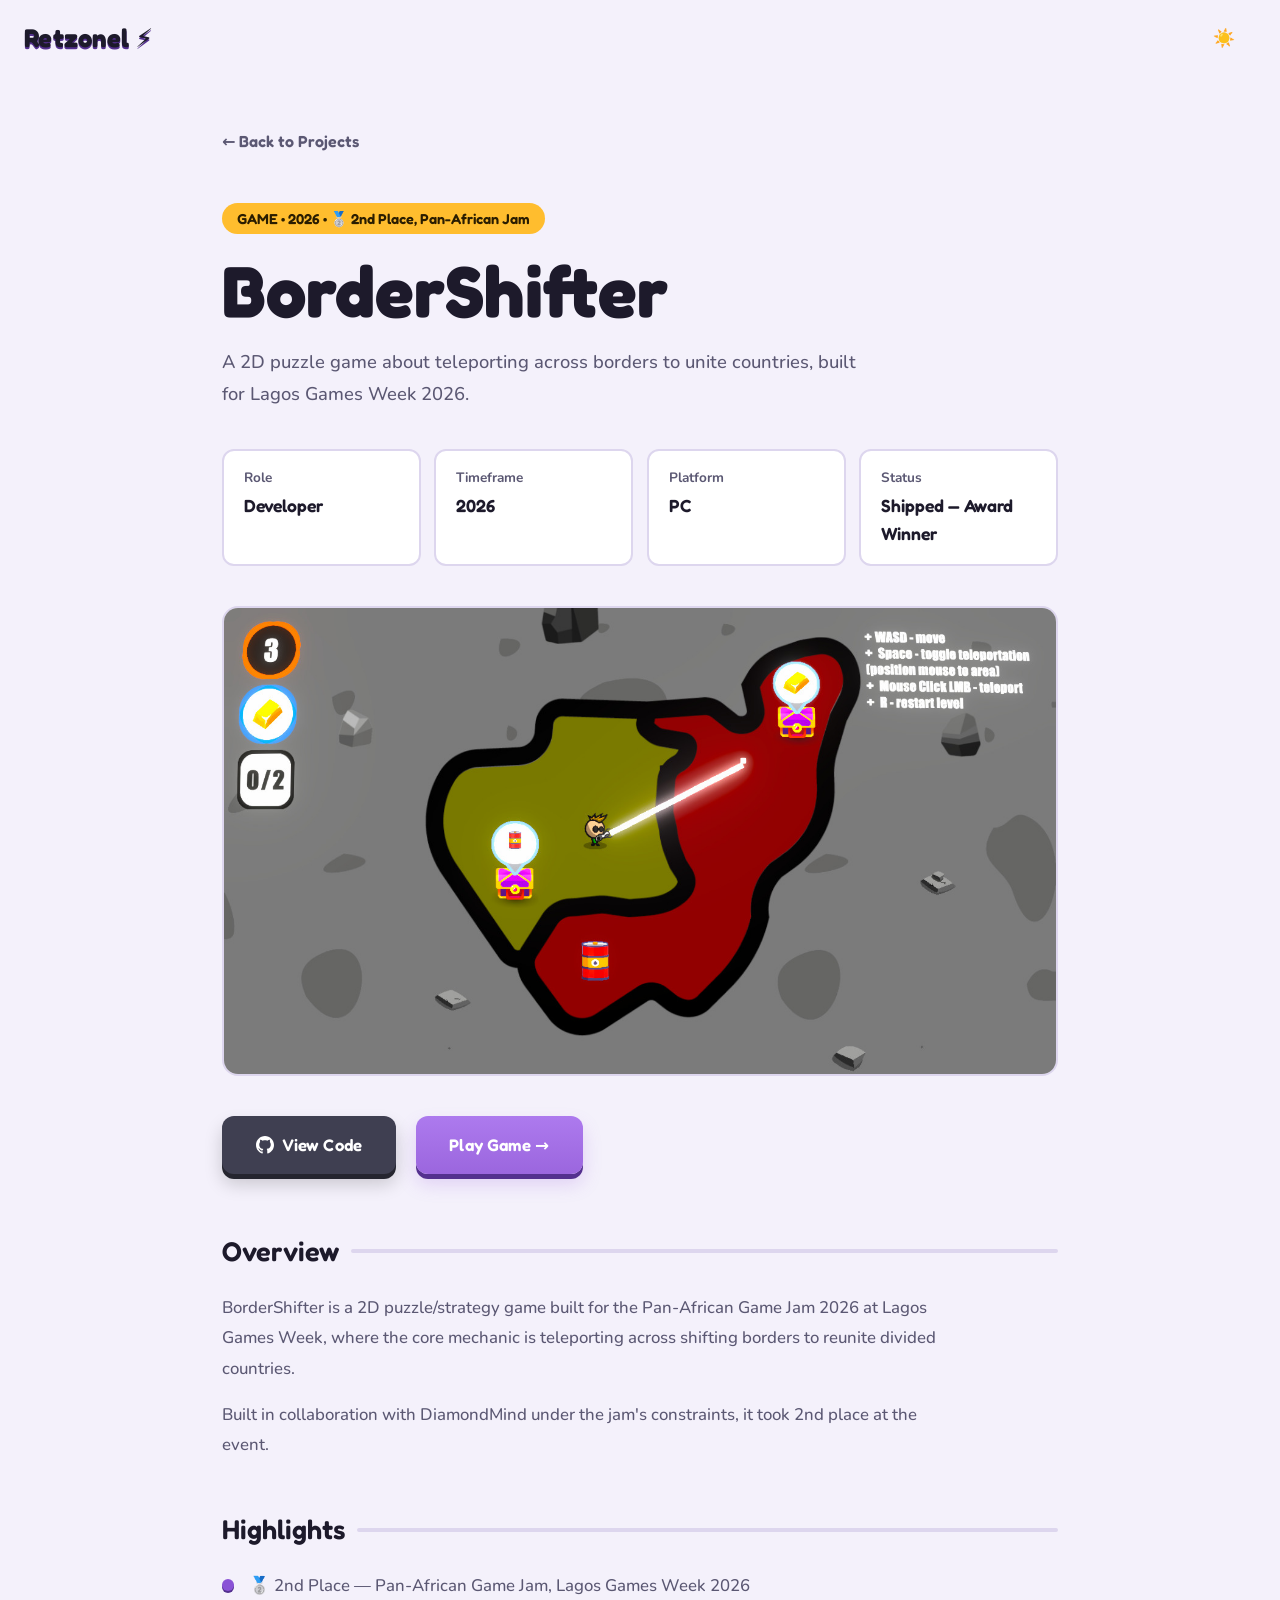
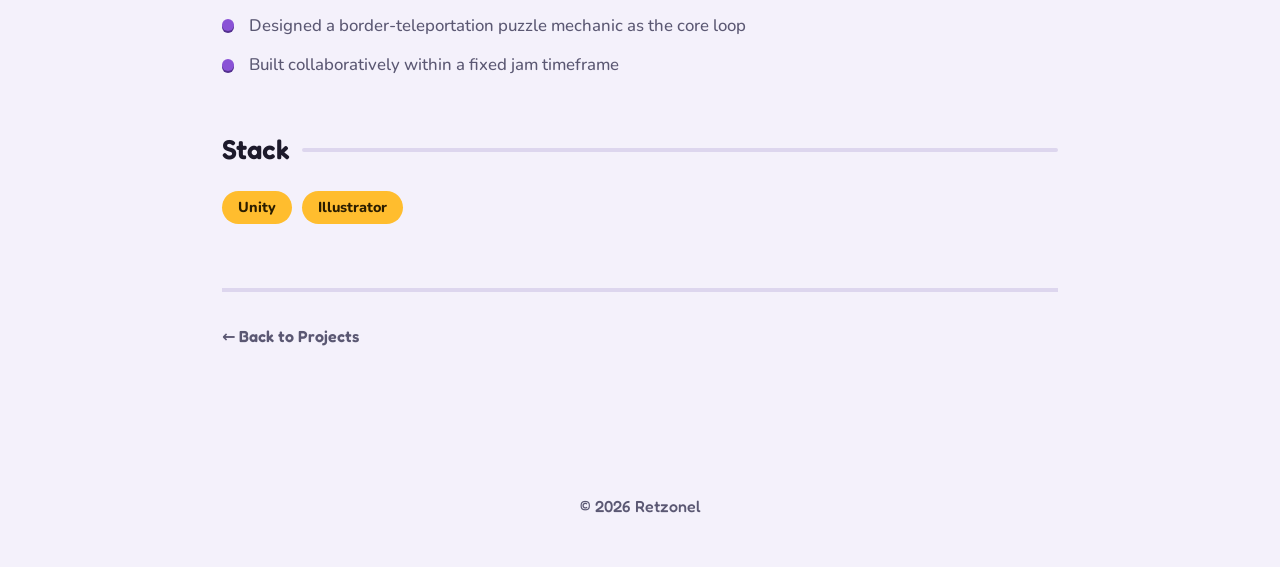
<file: dedicated-project-pages/border-shifter.html>
<!DOCTYPE html>
<html lang="en">

<head>
  <meta charset="UTF-8" />
  <meta name="viewport" content="width=device-width, initial-scale=1.0" />
  <title>BorderShifter — Retzonel</title>
  <meta name="description" content="A 2D puzzle game about teleporting across borders to unite countries, built for Lagos Games Week 2026." />

  <link rel="preconnect" href="https://fonts.googleapis.com">
  <link rel="preconnect" href="https://fonts.gstatic.com" crossorigin>
  <link
    href="https://fonts.googleapis.com/css2?family=Fredoka:wght@400;500;600;700&family=Nunito:wght@500;600;700;800&display=swap"
    rel="stylesheet">

  <link rel="shortcut icon" href="../favicon.ico" type="image/x-icon">

  <link rel="stylesheet" href="../style.css">
  <link rel="stylesheet" href="_project_page.css">

  <script src="../script.js"></script>
</head>

<body class="project-page">

  <!-- Navigation -->
  <nav>
    <div class="nav-inner">
      <a href="../index.html" class="nav-logo" style="text-decoration:none;">Retzonel ⚡</a>
      <div style="display: flex; align-items: center; gap: 0.5rem;">
        <button class="theme-toggle" id="themeToggle">🌙</button>
      </div>
    </div>
  </nav>

  <main>
    <a href="../index.html#projects" class="back-link">&larr; Back to Projects</a>

    <div class="pp-header">
      <p class="pp-eyebrow">GAME • 2026 • 🥈 2nd Place, Pan-African Jam</p>
      <h1 class="pp-title">BorderShifter</h1>
      <p class="pp-tagline">A 2D puzzle game about teleporting across borders to unite countries, built for Lagos Games Week 2026.</p>
    </div>

    <div class="pp-meta">
      <div class="pp-meta-item">
        <span class="pp-meta-label">Role</span>
        <span class="pp-meta-value">Developer</span>
      </div>
      <div class="pp-meta-item">
        <span class="pp-meta-label">Timeframe</span>
        <span class="pp-meta-value">2026</span>
      </div>
      <div class="pp-meta-item">
        <span class="pp-meta-label">Platform</span>
        <span class="pp-meta-value">PC</span>
      </div>
      <div class="pp-meta-item">
        <span class="pp-meta-label">Status</span>
        <span class="pp-meta-value">Shipped — Award Winner</span>
      </div>
    </div>

    <div class="pp-hero-image">
      <img src="../assets/images/project-cards/border-shifter-pic.jpg" alt="BorderShifter"
        onerror="this.parentElement.style.background='var(--bg-card)'">
    </div>

    <div class="pp-links">
      <a href="https://github.com/retzonel/border-shifter-game" target="_blank" class="btn btn-outline" style="display:inline-flex;align-items:center;gap:0.5rem;"><svg width="18" height="18" viewBox="0 0 24 24" fill="currentColor"><path d="M12 0c-6.626 0-12 5.373-12 12 0 5.302 3.438 9.8 8.207 11.387.599.111.793-.261.793-.577v-2.234c-3.338.726-4.033-1.416-4.033-1.416-.546-1.387-1.333-1.756-1.333-1.756-1.089-.745.083-.729.083-.729 1.205.084 1.839 1.237 1.839 1.237 1.07 1.834 2.807 1.304 3.492.997.107-.775.418-1.305.762-1.604-2.665-.305-5.467-1.334-5.467-5.931 0-1.311.469-2.381 1.236-3.221-.124-.303-.535-1.524.117-3.176 0 0 1.008-.322 3.301 1.23.957-.266 1.983-.399 3.003-.404 1.02.005 2.047.138 3.006.404 2.291-1.552 3.297-1.23 3.297-1.23.653 1.653.242 2.874.118 3.176.77.84 1.235 1.911 1.235 3.221 0 4.609-2.807 5.624-5.479 5.921.43.372.823 1.102.823 2.222v3.293c0 .319.192.694.801.576 4.765-1.589 8.199-6.086 8.199-11.386 0-6.627-5.373-12-12-12z"/></svg>View Code</a>
      <a href="https://diamondmind17.itch.io/border-shifter" target="_blank" class="btn btn-primary">Play Game →</a>
    </div>

    <div class="pp-section">
      <h2>Overview</h2>
      <p>BorderShifter is a 2D puzzle/strategy game built for the Pan-African Game Jam 2026 at Lagos Games Week, where the core mechanic is teleporting across shifting borders to reunite divided countries.</p>
      <p>Built in collaboration with DiamondMind under the jam's constraints, it took 2nd place at the event.</p>
    </div>

    <div class="pp-section">
      <h2>Highlights</h2>
      <ul>
        <li>🥈 2nd Place — Pan-African Game Jam, Lagos Games Week 2026</li>
        <li>Designed a border-teleportation puzzle mechanic as the core loop</li>
        <li>Built collaboratively within a fixed jam timeframe</li>
      </ul>
    </div>

    <div class="pp-section">
      <h2>Stack</h2>
      <div class="pp-tags">
        <span class="pp-tag">Unity</span>
        <span class="pp-tag">Illustrator</span>
      </div>
    </div>

    <div class="pp-footer-nav">
      <a href="../index.html#projects" class="back-link" style="margin-bottom:0;">&larr; Back to Projects</a>
    </div>
  </main>

  <!-- Footer -->
  <footer>
    <p>© 2026 Retzonel</p>
  </footer>

</body>

</html>
</file>
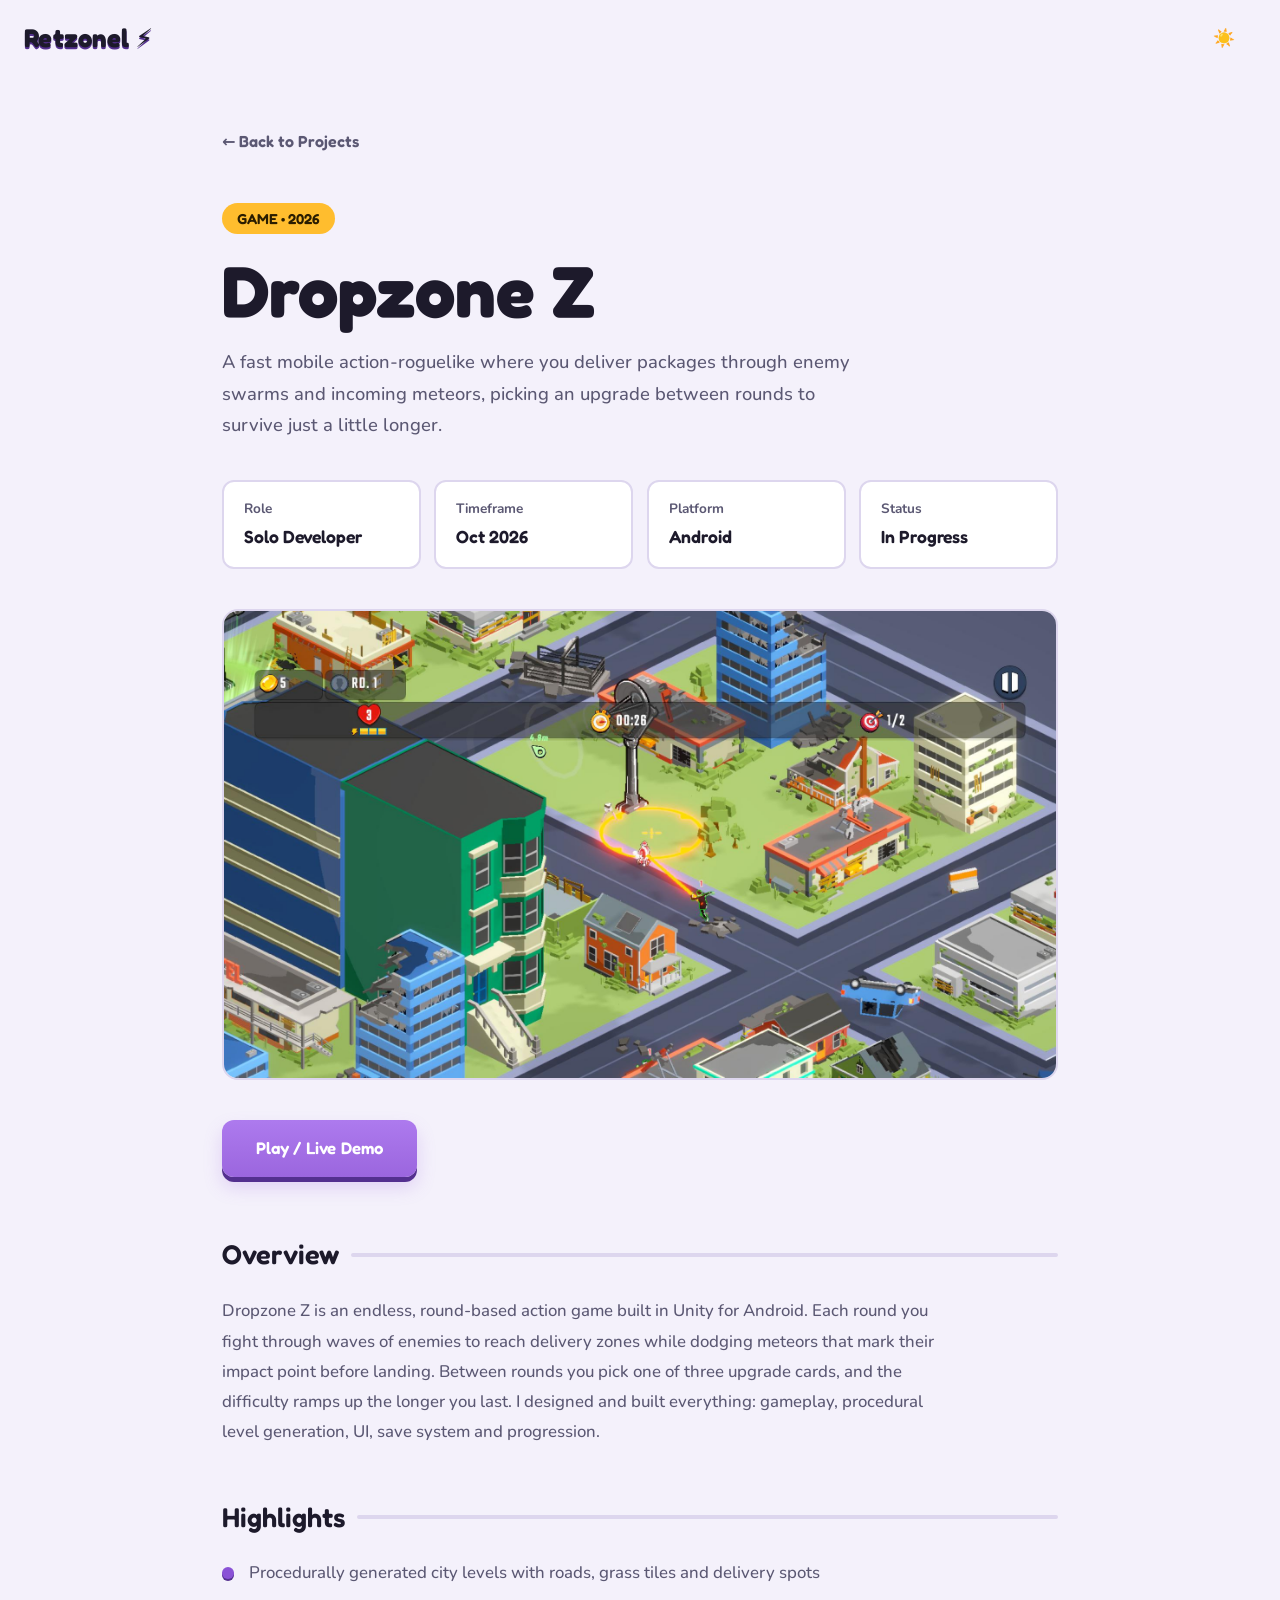
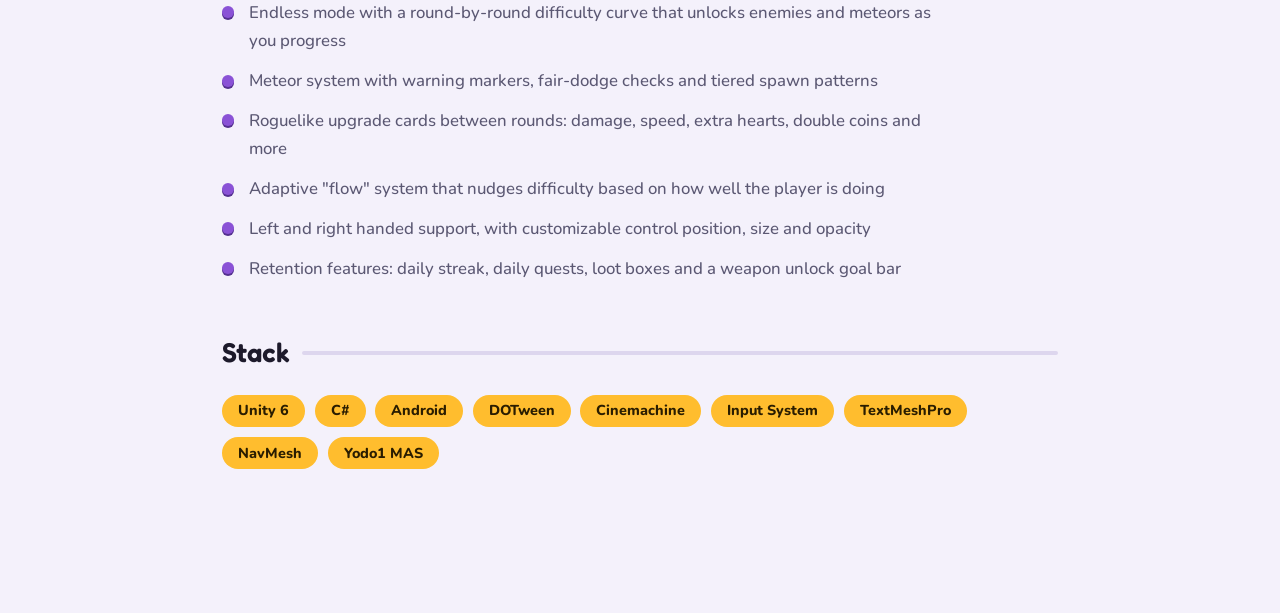
<file: dedicated-project-pages/dzz.html>
<!DOCTYPE html>
<html lang="en">

<head>
  <meta charset="UTF-8" />
  <meta name="viewport" content="width=device-width, initial-scale=1.0" />
  <title>Dropzone Z — Retzonel</title>
  <meta name="description" content="Dropzone Z is a mobile action-roguelike where you deliver packages through swarms of enemies and falling meteors, upgrading every round to survive longer." />

  <link rel="preconnect" href="https://fonts.googleapis.com">
  <link rel="preconnect" href="https://fonts.gstatic.com" crossorigin>
  <link
    href="https://fonts.googleapis.com/css2?family=Fredoka:wght@400;500;600;700&family=Nunito:wght@500;600;700;800&display=swap"
    rel="stylesheet">

  <link rel="shortcut icon" href="../favicon.ico" type="image/x-icon">

  <link rel="stylesheet" href="../style.css">
  <link rel="stylesheet" href="_project_page.css">

  <script src="../script.js"></script>
</head>

<body class="project-page">

  <!-- Navigation -->
  <nav>
    <div class="nav-inner">
      <a href="../index.html" class="nav-logo" style="text-decoration:none;">Retzonel ⚡</a>
      <div style="display: flex; align-items: center; gap: 0.5rem;">
        <button class="theme-toggle" id="themeToggle">🌙</button>
      </div>
    </div>
  </nav>

  <main>
    <a href="../index.html#projects" class="back-link">&larr; Back to Projects</a>

    <div class="pp-header">
      <p class="pp-eyebrow">GAME • 2026</p>
      <h1 class="pp-title">Dropzone Z</h1>
      <p class="pp-tagline">A fast mobile action-roguelike where you deliver packages through enemy swarms and
        incoming meteors, picking an upgrade between rounds to survive just a little longer.</p>
    </div>

    <div class="pp-meta">
      <div class="pp-meta-item">
        <span class="pp-meta-label">Role</span>
        <span class="pp-meta-value">Solo Developer</span>
      </div>
      <div class="pp-meta-item">
        <span class="pp-meta-label">Timeframe</span>
        <span class="pp-meta-value">Oct 2026</span>
      </div>
      <div class="pp-meta-item">
        <span class="pp-meta-label">Platform</span>
        <span class="pp-meta-value">Android</span>
      </div>
      <div class="pp-meta-item">
        <span class="pp-meta-label">Status</span>
        <span class="pp-meta-value">In Progress</span>
      </div>
    </div>

    <div class="pp-hero-image">
      <img src="../assets/images/project-cards/dzz-5.jpg" alt="Dropzone Z gameplay"
        onerror="this.parentElement.style.background='var(--bg-card)'">
    </div>

    <div class="pp-links">
      <a href="#" target="_blank" class="btn btn-primary">Play / Live Demo</a>
    </div>

    <div class="pp-section">
      <h2>Overview</h2>
      <p>Dropzone Z is an endless, round-based action game built in Unity for Android. Each round you fight through
        waves of enemies to reach delivery zones while dodging meteors that mark their impact point before landing.
        Between rounds you pick one of three upgrade cards, and the difficulty ramps up the longer you last. I
        designed and built everything: gameplay, procedural level generation, UI, save system and progression.</p>
    </div>

    <div class="pp-section">
      <h2>Highlights</h2>
      <ul>
        <li>Procedurally generated city levels with roads, grass tiles and delivery spots</li>
        <li>Endless mode with a round-by-round difficulty curve that unlocks enemies and meteors as you progress</li>
        <li>Meteor system with warning markers, fair-dodge checks and tiered spawn patterns</li>
        <li>Roguelike upgrade cards between rounds: damage, speed, extra hearts, double coins and more</li>
        <li>Adaptive "flow" system that nudges difficulty based on how well the player is doing</li>
        <li>Left and right handed support, with customizable control position, size and opacity</li>
        <li>Retention features: daily streak, daily quests, loot boxes and a weapon unlock goal bar</li>
      </ul>
    </div>

    <div class="pp-section">
      <h2>Stack</h2>
      <div class="pp-tags">
        <span class="pp-tag">Unity 6</span>
        <span class="pp-tag">C#</span>
        <span class="pp-tag">Android</span>
        <span class="pp-tag">DOTween</span>
        <span class="pp-tag">Cinemachine</span>
        <span class="pp-tag">Input System</span>
        <span class="pp-tag">TextMeshPro</span>
        <span class="pp-tag">NavMesh</span>
        <span class="pp-tag">Yodo1 MAS</span>
</file>
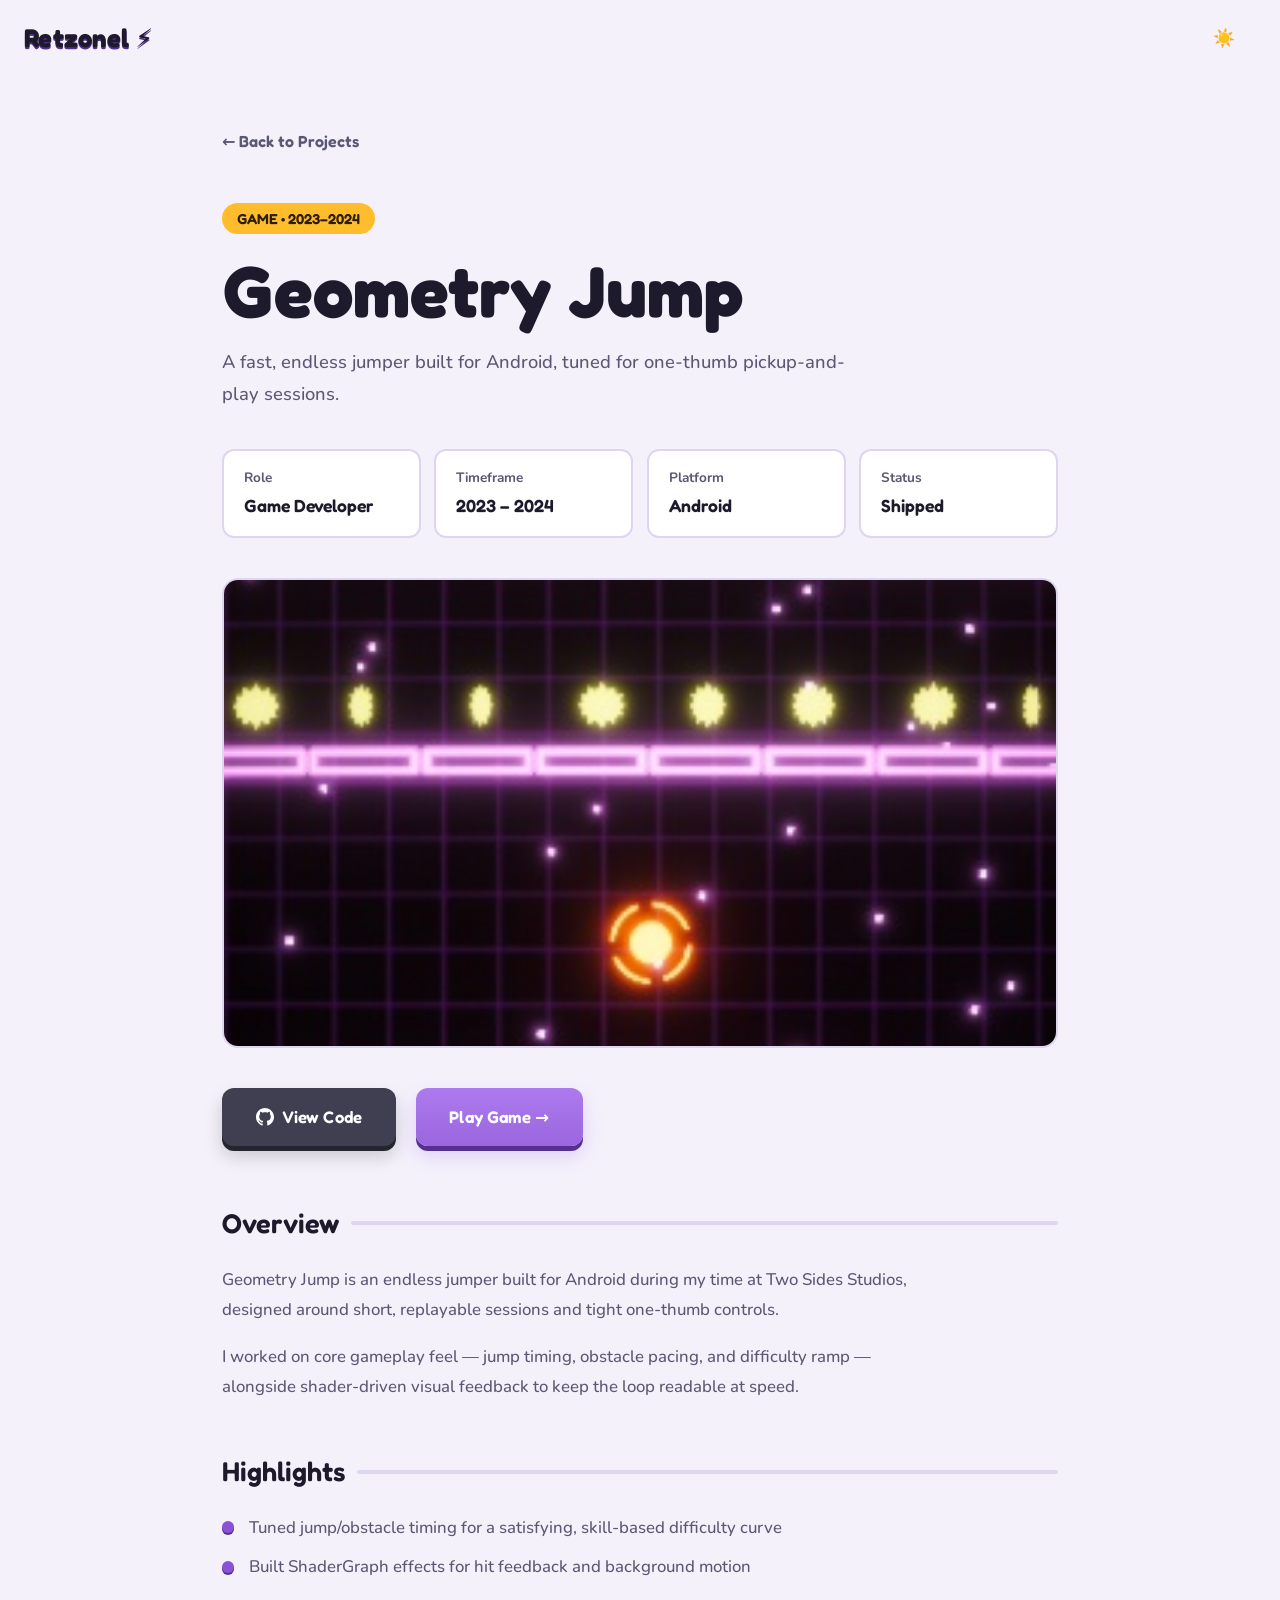
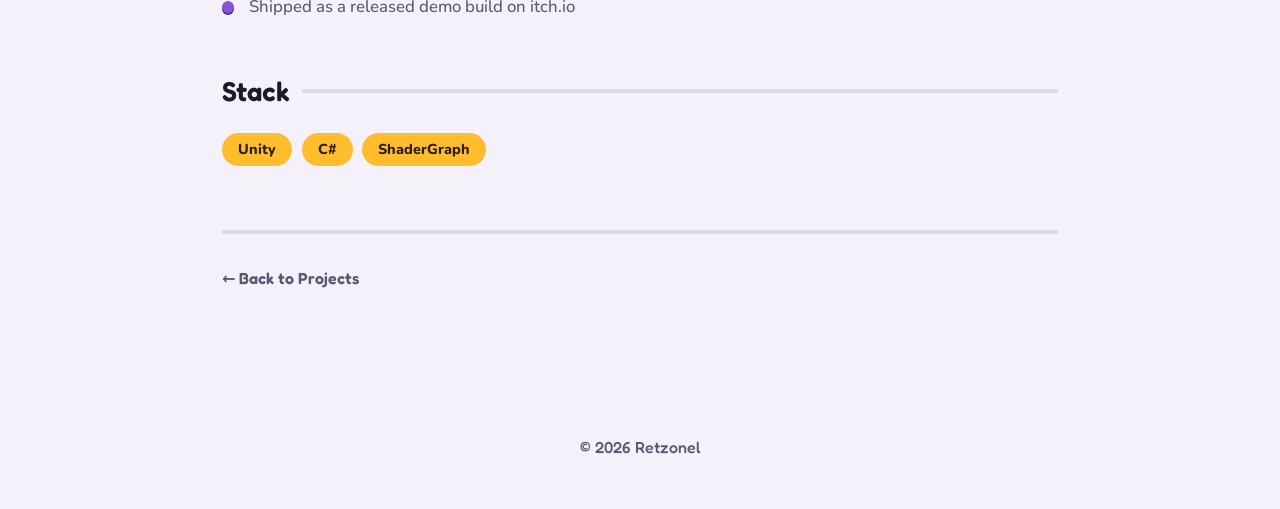
<file: dedicated-project-pages/geometry-jump.html>
<!DOCTYPE html>
<html lang="en">

<head>
  <meta charset="UTF-8" />
  <meta name="viewport" content="width=device-width, initial-scale=1.0" />
  <title>Geometry Jump — Retzonel</title>
  <meta name="description" content="A fast, endless jumper built for Android, tuned for one-thumb pickup-and-play sessions." />

  <link rel="preconnect" href="https://fonts.googleapis.com">
  <link rel="preconnect" href="https://fonts.gstatic.com" crossorigin>
  <link
    href="https://fonts.googleapis.com/css2?family=Fredoka:wght@400;500;600;700&family=Nunito:wght@500;600;700;800&display=swap"
    rel="stylesheet">

  <link rel="shortcut icon" href="../favicon.ico" type="image/x-icon">

  <link rel="stylesheet" href="../style.css">
  <link rel="stylesheet" href="_project_page.css">

  <script src="../script.js"></script>
</head>

<body class="project-page">

  <!-- Navigation -->
  <nav>
    <div class="nav-inner">
      <a href="../index.html" class="nav-logo" style="text-decoration:none;">Retzonel ⚡</a>
      <div style="display: flex; align-items: center; gap: 0.5rem;">
        <button class="theme-toggle" id="themeToggle">🌙</button>
      </div>
    </div>
  </nav>

  <main>
    <a href="../index.html#projects" class="back-link">&larr; Back to Projects</a>

    <div class="pp-header">
      <p class="pp-eyebrow">GAME • 2023–2024</p>
      <h1 class="pp-title">Geometry Jump</h1>
      <p class="pp-tagline">A fast, endless jumper built for Android, tuned for one-thumb pickup-and-play sessions.</p>
    </div>

    <div class="pp-meta">
      <div class="pp-meta-item">
        <span class="pp-meta-label">Role</span>
        <span class="pp-meta-value">Game Developer</span>
      </div>
      <div class="pp-meta-item">
        <span class="pp-meta-label">Timeframe</span>
        <span class="pp-meta-value">2023 – 2024</span>
      </div>
      <div class="pp-meta-item">
        <span class="pp-meta-label">Platform</span>
        <span class="pp-meta-value">Android</span>
      </div>
      <div class="pp-meta-item">
        <span class="pp-meta-label">Status</span>
        <span class="pp-meta-value">Shipped</span>
      </div>
    </div>

    <div class="pp-hero-image">
      <img src="../assets/images/project-cards/geojump-pic.jpg" alt="Geometry Jump"
        onerror="this.parentElement.style.background='var(--bg-card)'">
    </div>

    <div class="pp-links">
      <a href="https://github.com/retzonel/OUR2DGAME" target="_blank" class="btn btn-outline" style="display:inline-flex;align-items:center;gap:0.5rem;"><svg width="18" height="18" viewBox="0 0 24 24" fill="currentColor"><path d="M12 0c-6.626 0-12 5.373-12 12 0 5.302 3.438 9.8 8.207 11.387.599.111.793-.261.793-.577v-2.234c-3.338.726-4.033-1.416-4.033-1.416-.546-1.387-1.333-1.756-1.333-1.756-1.089-.745.083-.729.083-.729 1.205.084 1.839 1.237 1.839 1.237 1.07 1.834 2.807 1.304 3.492.997.107-.775.418-1.305.762-1.604-2.665-.305-5.467-1.334-5.467-5.931 0-1.311.469-2.381 1.236-3.221-.124-.303-.535-1.524.117-3.176 0 0 1.008-.322 3.301 1.23.957-.266 1.983-.399 3.003-.404 1.02.005 2.047.138 3.006.404 2.291-1.552 3.297-1.23 3.297-1.23.653 1.653.242 2.874.118 3.176.77.84 1.235 1.911 1.235 3.221 0 4.609-2.807 5.624-5.479 5.921.43.372.823 1.102.823 2.222v3.293c0 .319.192.694.801.576 4.765-1.589 8.199-6.086 8.199-11.386 0-6.627-5.373-12-12-12z"/></svg>View Code</a>
      <a href="https://twosides-games.itch.io/geometry-jump-demo" target="_blank" class="btn btn-primary">Play Game →</a>
    </div>

    <div class="pp-section">
      <h2>Overview</h2>
      <p>Geometry Jump is an endless jumper built for Android during my time at Two Sides Studios, designed around short, replayable sessions and tight one-thumb controls.</p>
      <p>I worked on core gameplay feel — jump timing, obstacle pacing, and difficulty ramp — alongside shader-driven visual feedback to keep the loop readable at speed.</p>
    </div>

    <div class="pp-section">
      <h2>Highlights</h2>
      <ul>
        <li>Tuned jump/obstacle timing for a satisfying, skill-based difficulty curve</li>
        <li>Built ShaderGraph effects for hit feedback and background motion</li>
        <li>Shipped as a released demo build on itch.io</li>
      </ul>
    </div>

    <div class="pp-section">
      <h2>Stack</h2>
      <div class="pp-tags">
        <span class="pp-tag">Unity</span>
        <span class="pp-tag">C#</span>
        <span class="pp-tag">ShaderGraph</span>
      </div>
    </div>

    <div class="pp-footer-nav">
      <a href="../index.html#projects" class="back-link" style="margin-bottom:0;">&larr; Back to Projects</a>
    </div>
  </main>

  <!-- Footer -->
  <footer>
    <p>© 2026 Retzonel</p>
  </footer>

</body>

</html>
</file>
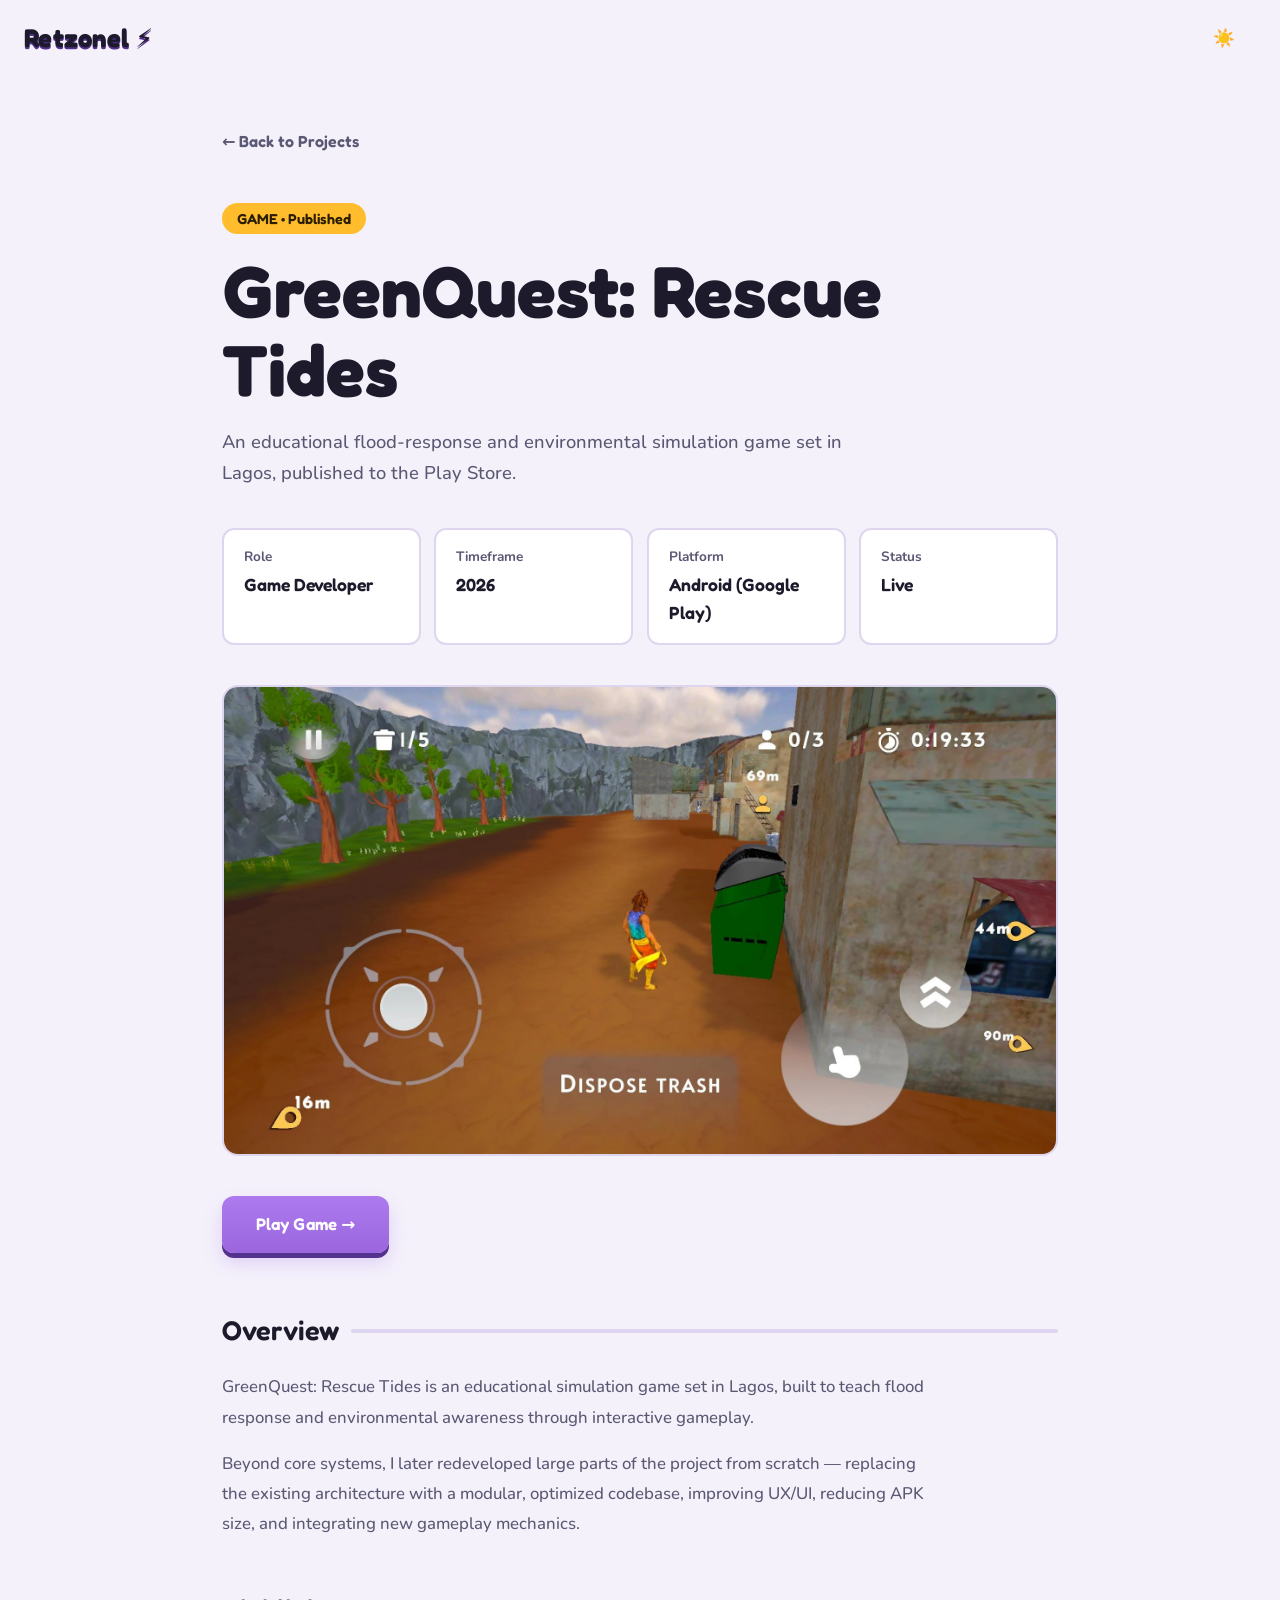
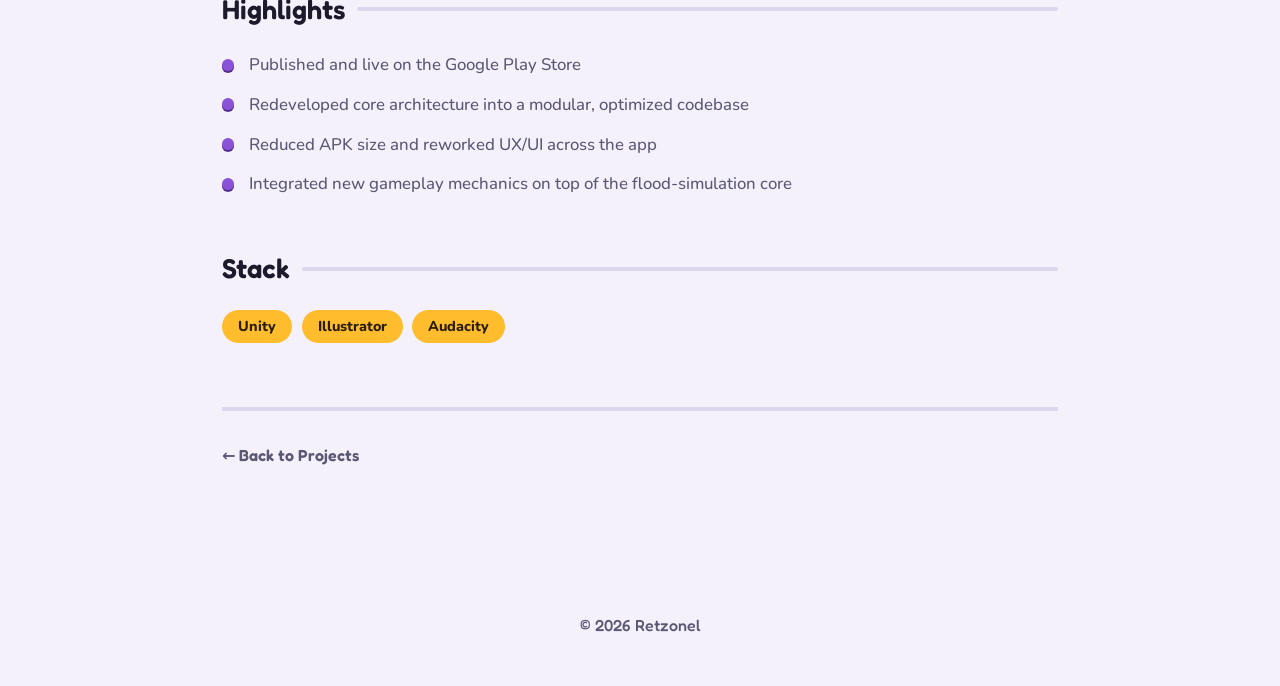
<file: dedicated-project-pages/greenquest-rescue-tide.html>
<!DOCTYPE html>
<html lang="en">

<head>
  <meta charset="UTF-8" />
  <meta name="viewport" content="width=device-width, initial-scale=1.0" />
  <title>GreenQuest: Rescue Tides — Retzonel</title>
  <meta name="description" content="An educational flood-response and environmental simulation game set in Lagos, published to the Play Store." />

  <link rel="preconnect" href="https://fonts.googleapis.com">
  <link rel="preconnect" href="https://fonts.gstatic.com" crossorigin>
  <link
    href="https://fonts.googleapis.com/css2?family=Fredoka:wght@400;500;600;700&family=Nunito:wght@500;600;700;800&display=swap"
    rel="stylesheet">

  <link rel="shortcut icon" href="../favicon.ico" type="image/x-icon">

  <link rel="stylesheet" href="../style.css">
  <link rel="stylesheet" href="_project_page.css">

  <script src="../script.js"></script>
</head>

<body class="project-page">

  <!-- Navigation -->
  <nav>
    <div class="nav-inner">
      <a href="../index.html" class="nav-logo" style="text-decoration:none;">Retzonel ⚡</a>
      <div style="display: flex; align-items: center; gap: 0.5rem;">
        <button class="theme-toggle" id="themeToggle">🌙</button>
      </div>
    </div>
  </nav>

  <main>
    <a href="../index.html#projects" class="back-link">&larr; Back to Projects</a>

    <div class="pp-header">
      <p class="pp-eyebrow">GAME • Published</p>
      <h1 class="pp-title">GreenQuest: Rescue Tides</h1>
      <p class="pp-tagline">An educational flood-response and environmental simulation game set in Lagos, published to the Play Store.</p>
    </div>

    <div class="pp-meta">
      <div class="pp-meta-item">
        <span class="pp-meta-label">Role</span>
        <span class="pp-meta-value">Game Developer</span>
      </div>
      <div class="pp-meta-item">
        <span class="pp-meta-label">Timeframe</span>
        <span class="pp-meta-value">2026</span>
      </div>
      <div class="pp-meta-item">
        <span class="pp-meta-label">Platform</span>
        <span class="pp-meta-value">Android (Google Play)</span>
      </div>
      <div class="pp-meta-item">
        <span class="pp-meta-label">Status</span>
        <span class="pp-meta-value">Live</span>
      </div>
    </div>

    <div class="pp-hero-image">
      <img src="../assets/images/project-cards/greenquest-pic.jpg" alt="GreenQuest: Rescue Tides"
        onerror="this.parentElement.style.background='var(--bg-card)'">
    </div>

    <div class="pp-links">
      <a href="https://play.google.com/store/apps/details?id=com.GREENQUEST.GreenQuest_RescueTide&hl=en" target="_blank" class="btn btn-primary">Play Game →</a>
    </div>

    <div class="pp-section">
      <h2>Overview</h2>
      <p>GreenQuest: Rescue Tides is an educational simulation game set in Lagos, built to teach flood response and environmental awareness through interactive gameplay.</p>
      <p>Beyond core systems, I later redeveloped large parts of the project from scratch — replacing the existing architecture with a modular, optimized codebase, improving UX/UI, reducing APK size, and integrating new gameplay mechanics.</p>
    </div>

    <div class="pp-section">
      <h2>Highlights</h2>
      <ul>
        <li>Published and live on the Google Play Store</li>
        <li>Redeveloped core architecture into a modular, optimized codebase</li>
        <li>Reduced APK size and reworked UX/UI across the app</li>
        <li>Integrated new gameplay mechanics on top of the flood-simulation core</li>
      </ul>
    </div>

    <div class="pp-section">
      <h2>Stack</h2>
      <div class="pp-tags">
        <span class="pp-tag">Unity</span>
        <span class="pp-tag">Illustrator</span>
        <span class="pp-tag">Audacity</span>
      </div>
    </div>

    <div class="pp-footer-nav">
      <a href="../index.html#projects" class="back-link" style="margin-bottom:0;">&larr; Back to Projects</a>
    </div>
  </main>

  <!-- Footer -->
  <footer>
    <p>© 2026 Retzonel</p>
  </footer>

</body>

</html>
</file>
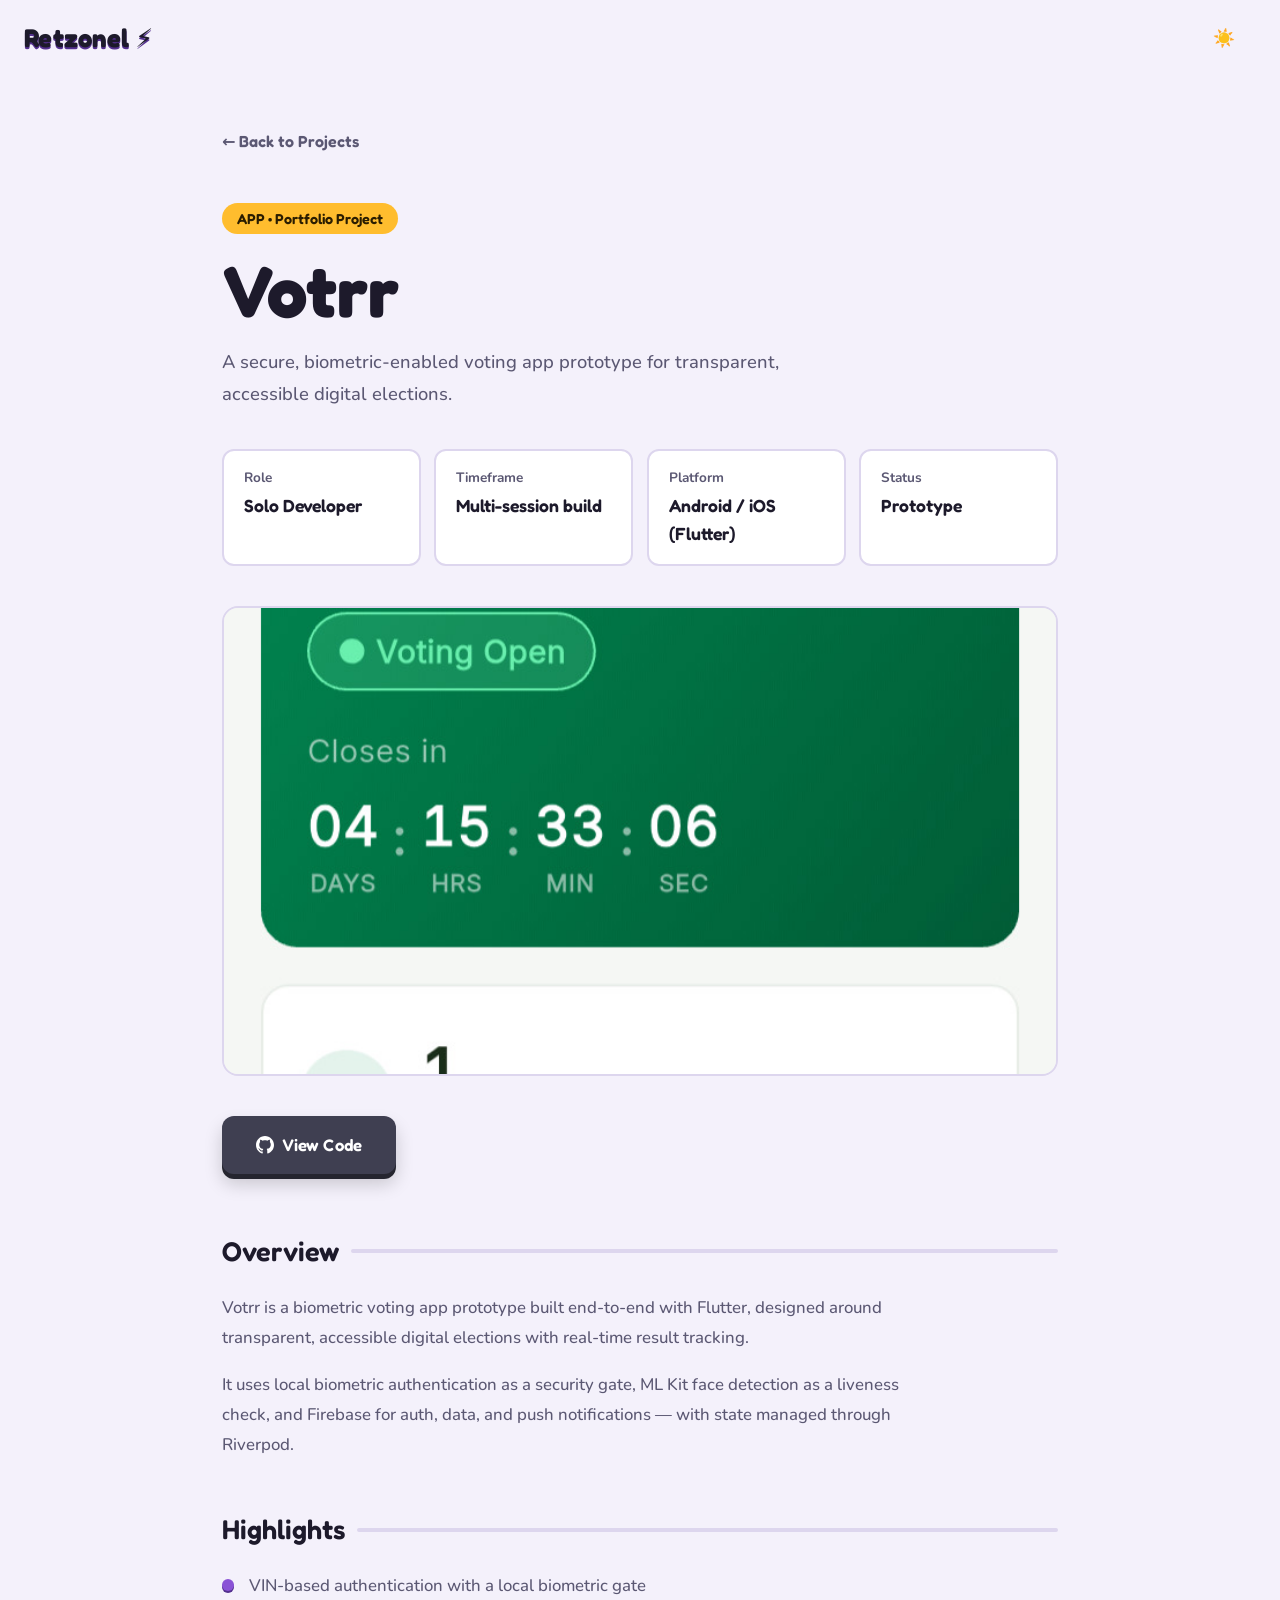
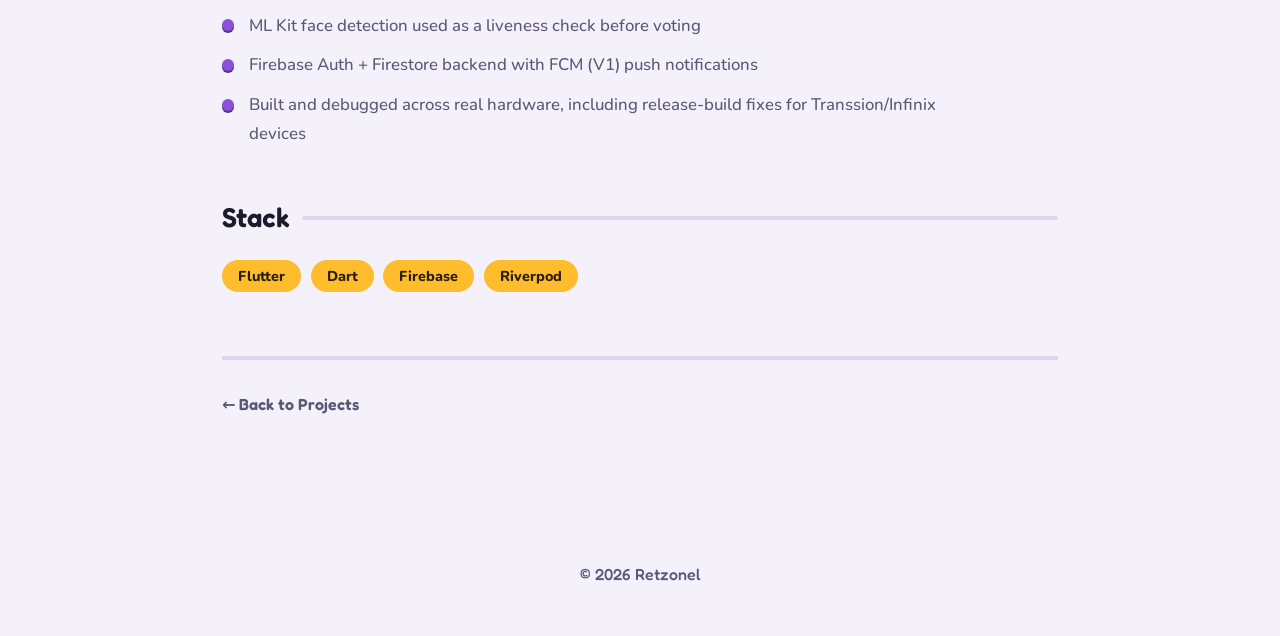
<file: dedicated-project-pages/votrr.html>
<!DOCTYPE html>
<html lang="en">

<head>
  <meta charset="UTF-8" />
  <meta name="viewport" content="width=device-width, initial-scale=1.0" />
  <title>Votrr — Retzonel</title>
  <meta name="description" content="A secure, biometric-enabled voting app prototype for transparent, accessible digital elections." />

  <link rel="preconnect" href="https://fonts.googleapis.com">
  <link rel="preconnect" href="https://fonts.gstatic.com" crossorigin>
  <link
    href="https://fonts.googleapis.com/css2?family=Fredoka:wght@400;500;600;700&family=Nunito:wght@500;600;700;800&display=swap"
    rel="stylesheet">

  <link rel="shortcut icon" href="../favicon.ico" type="image/x-icon">

  <link rel="stylesheet" href="../style.css">
  <link rel="stylesheet" href="_project_page.css">

  <script src="../script.js"></script>
</head>

<body class="project-page">

  <!-- Navigation -->
  <nav>
    <div class="nav-inner">
      <a href="../index.html" class="nav-logo" style="text-decoration:none;">Retzonel ⚡</a>
      <div style="display: flex; align-items: center; gap: 0.5rem;">
        <button class="theme-toggle" id="themeToggle">🌙</button>
      </div>
    </div>
  </nav>

  <main>
    <a href="../index.html#projects" class="back-link">&larr; Back to Projects</a>

    <div class="pp-header">
      <p class="pp-eyebrow">APP • Portfolio Project</p>
      <h1 class="pp-title">Votrr</h1>
      <p class="pp-tagline">A secure, biometric-enabled voting app prototype for transparent, accessible digital elections.</p>
    </div>

    <div class="pp-meta">
      <div class="pp-meta-item">
        <span class="pp-meta-label">Role</span>
        <span class="pp-meta-value">Solo Developer</span>
      </div>
      <div class="pp-meta-item">
        <span class="pp-meta-label">Timeframe</span>
        <span class="pp-meta-value">Multi-session build</span>
      </div>
      <div class="pp-meta-item">
        <span class="pp-meta-label">Platform</span>
        <span class="pp-meta-value">Android / iOS (Flutter)</span>
      </div>
      <div class="pp-meta-item">
        <span class="pp-meta-label">Status</span>
        <span class="pp-meta-value">Prototype</span>
      </div>
    </div>

    <div class="pp-hero-image">
      <img src="../assets/images/project-cards/votrr-pic.jpg" alt="Votrr"
        onerror="this.parentElement.style.background='var(--bg-card)'">
    </div>

    <div class="pp-links">
      <a href="https://github.com/retzonel/votrr_app" target="_blank" class="btn btn-outline" style="display:inline-flex;align-items:center;gap:0.5rem;"><svg width="18" height="18" viewBox="0 0 24 24" fill="currentColor"><path d="M12 0c-6.626 0-12 5.373-12 12 0 5.302 3.438 9.8 8.207 11.387.599.111.793-.261.793-.577v-2.234c-3.338.726-4.033-1.416-4.033-1.416-.546-1.387-1.333-1.756-1.333-1.756-1.089-.745.083-.729.083-.729 1.205.084 1.839 1.237 1.839 1.237 1.07 1.834 2.807 1.304 3.492.997.107-.775.418-1.305.762-1.604-2.665-.305-5.467-1.334-5.467-5.931 0-1.311.469-2.381 1.236-3.221-.124-.303-.535-1.524.117-3.176 0 0 1.008-.322 3.301 1.23.957-.266 1.983-.399 3.003-.404 1.02.005 2.047.138 3.006.404 2.291-1.552 3.297-1.23 3.297-1.23.653 1.653.242 2.874.118 3.176.77.84 1.235 1.911 1.235 3.221 0 4.609-2.807 5.624-5.479 5.921.43.372.823 1.102.823 2.222v3.293c0 .319.192.694.801.576 4.765-1.589 8.199-6.086 8.199-11.386 0-6.627-5.373-12-12-12z"/></svg>View Code</a>
    </div>

    <div class="pp-section">
      <h2>Overview</h2>
      <p>Votrr is a biometric voting app prototype built end-to-end with Flutter, designed around transparent, accessible digital elections with real-time result tracking.</p>
      <p>It uses local biometric authentication as a security gate, ML Kit face detection as a liveness check, and Firebase for auth, data, and push notifications — with state managed through Riverpod.</p>
    </div>

    <div class="pp-section">
      <h2>Highlights</h2>
      <ul>
        <li>VIN-based authentication with a local biometric gate</li>
        <li>ML Kit face detection used as a liveness check before voting</li>
        <li>Firebase Auth + Firestore backend with FCM (V1) push notifications</li>
        <li>Built and debugged across real hardware, including release-build fixes for Transsion/Infinix devices</li>
      </ul>
    </div>

    <div class="pp-section">
      <h2>Stack</h2>
      <div class="pp-tags">
        <span class="pp-tag">Flutter</span>
        <span class="pp-tag">Dart</span>
        <span class="pp-tag">Firebase</span>
        <span class="pp-tag">Riverpod</span>
      </div>
    </div>

    <div class="pp-footer-nav">
      <a href="../index.html#projects" class="back-link" style="margin-bottom:0;">&larr; Back to Projects</a>
    </div>
  </main>

  <!-- Footer -->
  <footer>
    <p>© 2026 Retzonel</p>
  </footer>

</body>

</html>
</file>
<file: style.css>
* {
  margin: 0;
  padding: 0;
  box-sizing: border-box;
}

/* ============================================
   TOKENS — "Kenney" look
   Deep indigo-black, chunky purple buttons with a
   "pressed" bottom edge, yellow pill tags, soft
   rounded cards. Friendly + game-asset-y.
   ============================================ */
:root {
  --bg-dark: #191922;
  --bg-card: #242430;
  --bg-card-2: #2e2e3c;
  --text-primary: #f6f3ff;
  --text-secondary: #a09eb5;
  --accent-green: #a26de5;      /* name kept so old markup still works — it's purple now */
  --accent-dim: #7f5fc9;
  --accent-text: #c4a0f5;       /* lighter purple for text on dark */
  --accent-shadow: #5c3f9a;
  --yellow: #ffbd2e;
  --yellow-text: #2a1d00;
  --border: #34344a;
  --border-strong: #46465e;

  --btn2-bg: #3f3f51;
  --btn2-shadow: #2a2a38;
  --btn2-text: #ffffff;

  --radius: 16px;
  --radius-sm: 12px;
  --radius-pill: 999px;

  --font-display: "Fredoka", "Nunito", system-ui, sans-serif;
  --font-body: "Nunito", system-ui, sans-serif;
  --font-mono: "Nunito", system-ui, sans-serif;
}

/* Light mode — soft lavender paper, same chunky buttons. */
body.light-mode {
  --bg-dark: #f4f1fb;
  --bg-card: #ffffff;
  --bg-card-2: #ebe6f7;
  --text-primary: #1d1a2b;
  --text-secondary: #5b5873;
  --accent-green: #8a52d6;
  --accent-dim: #6d3fb5;
  --accent-text: #6d3fb5;
  --accent-shadow: #54308f;
  --yellow: #ffbd2e;
  --yellow-text: #2a1d00;
  --border: #ddd6ee;
  --border-strong: #c6bce0;

  --btn2-bg: #3f3f51;
  --btn2-shadow: #25252f;
  --btn2-text: #ffffff;
}

body {
  font-family: var(--font-body);
  background: var(--bg-dark);
  color: var(--text-primary);
  font-size: 17px;
  line-height: 1.6;
  overflow-x: hidden;
  font-weight: 500;
  transition: background-color 0.25s ease, color 0.25s ease;
}

h1, h2, h3 {
  font-family: var(--font-display);
  font-weight: 600;
  letter-spacing: 0;
}

::selection {
  background: var(--accent-green);
  color: #fff;
}

/* ============================================
   BUTTONS — chunky, with a pressed bottom edge
   ============================================ */
.btn {
  display: inline-block;
  padding: 0.95rem 2.1rem;
  border: none;
  border-radius: var(--radius-sm);
  text-decoration: none;
  font-family: var(--font-display);
  font-weight: 600;
  font-size: 1.05rem;
  letter-spacing: 0.01em;
  cursor: pointer;
  transition: transform 0.12s ease, box-shadow 0.12s ease, filter 0.2s ease;
}

.btn-primary {
  background: linear-gradient(180deg, #ad7aee 0%, #9b66de 100%);
  color: #fff;
  box-shadow: 0 5px 0 var(--accent-shadow), 0 10px 18px rgba(162, 109, 229, 0.25);
}

.btn-outline {
  background: var(--btn2-bg);
  color: var(--btn2-text);
  box-shadow: 0 5px 0 var(--btn2-shadow), 0 10px 18px rgba(0, 0, 0, 0.18);
}

.btn:hover {
  transform: translateY(-2px);
  filter: brightness(1.08);
}

.btn-primary:hover {
  box-shadow: 0 7px 0 var(--accent-shadow), 0 14px 22px rgba(162, 109, 229, 0.3);
}

.btn-outline:hover {
  box-shadow: 0 7px 0 var(--btn2-shadow), 0 14px 22px rgba(0, 0, 0, 0.22);
}

.btn:active {
  transform: translateY(4px);
  box-shadow: 0 1px 0 var(--accent-shadow);
}

.btn-outline:active {
  box-shadow: 0 1px 0 var(--btn2-shadow);
}

/* Navigation */
nav {
  position: fixed;
  top: 0;
  width: 100%;
  background: var(--bg-dark);
  z-index: 1000;
  transition: background 0.25s ease;
}

.nav-inner {
  max-width: 1400px;
  margin: 0 auto;
  padding: 1.1rem 1.5rem;
  display: flex;
  justify-content: space-between;
  align-items: center;
}

.nav-logo {
  font-family: var(--font-display);
  font-size: 1.6rem;
  font-weight: 700;
  color: var(--text-primary);
  letter-spacing: 0.01em;
  text-shadow: 0 2px 0 var(--accent-shadow);
}

.nav-links {
  display: flex;
  gap: 2.25rem;
}

.nav-links button {
  background: none;
  border: none;
  color: var(--text-primary);
  cursor: pointer;
  font-size: 1.1rem;
  font-weight: 700;
  font-family: var(--font-display);
  transition: color 0.2s;
  position: relative;
  padding-bottom: 2px;
}

.nav-links button::after {
  content: "";
  position: absolute;
  left: 0;
  bottom: -4px;
  width: 0;
  height: 3px;
  border-radius: 3px;
  background: var(--accent-green);
  transition: width 0.2s ease;
}

.nav-links button:hover {
  color: var(--accent-text);
}

.nav-links button.active::after,
.nav-links button:hover::after {
  width: 100%;
}

.menu-toggle {
  display: none;
  background: none;
  border: none;
  color: var(--text-primary);
  font-size: 1.5rem;
  cursor: pointer;
  padding: 0.5rem;
}

.theme-toggle {
  background: transparent;
  border: none;
  color: var(--text-primary);
  font-size: 1.1rem;
  cursor: pointer;
  width: 40px;
  height: 40px;
  border-radius: 50%;
  transition: background 0.2s, transform 0.2s;
  margin-right: 0.75rem;
  display: flex;
  align-items: center;
  justify-content: center;
}

.theme-toggle:hover {
  background: var(--bg-card-2);
  transform: rotate(15deg);
}

/* Hero Section */
#hero {
  min-height: 100vh;
  display: flex;
  align-items: center;
  justify-content: center;
  padding: 5.5rem 2rem 4rem;
  position: relative;
}

.hero-content {
  max-width: 1000px;
  text-align: center;
}

/* the little eyebrow becomes a yellow pill, like Kenney's tags */
.retro-subtitle {
  display: inline-block;
  background: var(--yellow);
  color: var(--yellow-text);
  font-family: var(--font-display);
  font-size: 0.95rem;
  font-weight: 600;
  padding: 0.3rem 1rem;
  border-radius: var(--radius-pill);
  margin-bottom: 1.75rem;
  animation: fadeIn 0.6s ease-out;
}

.retro-title {
  font-family: var(--font-display);
  font-size: clamp(2.75rem, 9vw, 6rem);
  font-weight: 700;
  margin-bottom: 1rem;
  line-height: 1.1;
  min-height: 1.1em;
  animation: fadeIn 0.6s ease-out 0.15s backwards;
}

.type-caret {
  display: inline-block;
  width: 5px;
  margin-left: 4px;
  border-radius: 3px;
  background: var(--accent-green);
  animation: caretBlink 0.9s step-end infinite;
  vertical-align: -0.1em;
  height: 0.85em;
}

.sr-only {
  position: absolute;
  width: 1px;
  height: 1px;
  padding: 0;
  margin: -1px;
  overflow: hidden;
  clip: rect(0, 0, 0, 0);
  white-space: nowrap;
  border: 0;
}

@keyframes caretBlink {
  0%, 49% {
    opacity: 1;
  }
  50%, 100% {
    opacity: 0;
  }
}

.hero-content > p:not(.retro-subtitle) {
  font-size: 1.15rem;
  color: var(--text-secondary);
  max-width: 680px;
  margin: 2rem auto;
  line-height: 1.8;
  animation: fadeIn 0.6s ease-out 0.3s backwards;
}

.hero-content strong {
  color: var(--accent-text);
  font-weight: 800;
}

.hero-buttons {
  display: flex;
  gap: 1.25rem;
  justify-content: center;
  margin: 3rem 0 2.5rem;
  animation: fadeIn 0.6s ease-out 0.45s backwards;
  flex-wrap: wrap;
}

.social-links {
  display: flex;
  justify-content: center;
  gap: 0.9rem;
  animation: fadeIn 0.6s ease-out 0.6s backwards;
  flex-wrap: wrap;
}

.social-links a {
  background: var(--btn2-bg);
  color: #fff;
  text-decoration: none;
  transition: transform 0.12s ease, box-shadow 0.12s ease, background 0.2s;
  display: flex;
  align-items: center;
  justify-content: center;
  width: 48px;
  height: 48px;
  border-radius: var(--radius-sm);
  box-shadow: 0 4px 0 var(--btn2-shadow);
}

.social-links a:hover {
  background: var(--accent-green);
  box-shadow: 0 6px 0 var(--accent-shadow);
  transform: translateY(-2px);
}

.social-links a:active {
  transform: translateY(3px);
  box-shadow: 0 1px 0 var(--accent-shadow);
}

/* Section Styling */
section {
  padding: 6rem 2rem;
  max-width: 1400px;
  margin: 0 auto;
  scroll-margin-top: 0px;
}

.section-title {
  font-family: var(--font-display);
  font-size: clamp(2.4rem, 6vw, 3.5rem);
  font-weight: 700;
  margin-bottom: 1rem;
  text-align: center;
  padding-top: 2rem;
  position: relative;
}

.section-subtitle {
  text-align: center;
  color: var(--text-secondary);
  font-size: 1.1rem;
  margin-bottom: 4rem;
  max-width: 700px;
  margin-left: auto;
  margin-right: auto;
}

/* sub-headings inside Projects ("Games", "Apps") */
#projects > h2:not(.section-title) {
  font-size: 1.9rem;
  display: flex;
  align-items: center;
  gap: 0.75rem;
  margin: 3rem auto 0;
  max-width: 1240px;
}

#projects > h2:not(.section-title)::after {
  content: "";
  flex: 1;
  height: 4px;
  border-radius: 4px;
  background: var(--border);
}

/* Skills Grid */
.skills-grid {
  display: grid;
  grid-template-columns: repeat(auto-fit, minmax(260px, 1fr));
  gap: 1.5rem;
  margin: 4rem 0;
}

.skill-card {
  background: var(--bg-card);
  padding: 2rem;
  border-radius: var(--radius);
  border: 2px solid var(--border);
  transition: transform 0.2s ease, border-color 0.2s ease;
}

.skill-card:hover {
  transform: translateY(-4px);
  border-color: var(--accent-green);
}

.skill-card strong {
  color: var(--text-primary);
  font-family: var(--font-display);
  font-size: 1.3rem;
  font-weight: 600;
  display: block;
  margin-bottom: 0.75rem;
}

.skill-card p {
  color: var(--text-secondary);
  font-size: 1rem;
}

/* the "Unity, C#, ShaderGraph" line becomes a purple pill */
.skill-card i {
  display: inline-block;
  font-style: normal;
}

.skill-card i p {
  background: var(--accent-green);
  color: #fff;
  font-style: normal;
  font-weight: 700;
  font-size: 0.88rem;
  padding: 0.25rem 0.9rem;
  border-radius: var(--radius-pill);
}

/* Status Box */
.status-box {
  background: var(--bg-card);
  border: 2px solid var(--border);
  border-radius: var(--radius);
  padding: 2rem;
  margin: 4rem auto;
  max-width: 620px;
  text-align: center;
}

.status-box .status-text {
  display: inline-block;
  background: var(--yellow);
  color: var(--yellow-text);
  font-family: var(--font-display);
  font-weight: 600;
  font-size: 1rem;
  padding: 0.35rem 1.1rem;
  border-radius: var(--radius-pill);
}

/* Timeline */
.timeline {
  max-width: 900px;
  margin: 0 auto;
  position: relative;
  padding-bottom: 0;
}

.timeline-entry {
  position: relative;
  padding-left: 3rem;
  padding-bottom: 3rem;
}

.timeline-entry::before {
  content: "";
  position: absolute;
  left: -8px;
  top: 6px;
  width: 16px;
  height: 16px;
  border-radius: 50%;
  background: var(--accent-green);
  box-shadow: 0 0 0 4px var(--bg-dark), 0 3px 0 4px var(--accent-shadow);
  z-index: 2;
}

.timeline-entry::after {
  content: "";
  position: absolute;
  left: -2px;
  top: 24px;
  bottom: 0;
  width: 4px;
  border-radius: 4px;
  background: var(--border);
  z-index: 1;
}

.timeline-entry:last-child::after {
  display: none;
}

.timeline-entry h3 {
  font-family: var(--font-display);
  font-size: 1.4rem;
  font-weight: 600;
  margin-bottom: 0.4rem;
}

.timeline-entry .date {
  display: inline-block;
  background: var(--accent-green);
  color: #fff;
  font-size: 0.85rem;
  font-weight: 800;
  padding: 0.15rem 0.85rem;
  border-radius: var(--radius-pill);
}

.timeline-entry p {
  color: var(--text-secondary);
  font-size: 1rem;
  margin: 0.75rem 0;
}

.timeline-entry small {
  display: inline-block;
  background: var(--bg-card-2);
  color: var(--text-primary);
  font-size: 0.82rem;
  font-weight: 700;
  padding: 0.15rem 0.8rem;
  border-radius: var(--radius-pill);
}

/* Projects Grid */
.projects-grid {
  display: grid;
  grid-template-columns: repeat(auto-fit, minmax(290px, 290px));
  gap: 1.75rem;
  margin-top: 2rem;
  justify-content: center;
  align-items: stretch;
  justify-items: center;
}

.project-card {
  background: var(--bg-card);
  border-radius: var(--radius);
  overflow: hidden;
  border: 2px solid var(--border);
  transition: transform 0.2s ease, border-color 0.2s ease, box-shadow 0.2s ease;
  width: 290px;
  min-height: 450px;
  display: flex;
  flex-direction: column;
}

.project-card:hover {
  transform: translateY(-6px);
  border-color: var(--accent-green);
  box-shadow: 0 8px 0 var(--accent-shadow);
}

.project-image {
  height: 170px;
  background: var(--bg-card-2);
  position: relative;
  overflow: hidden;
  flex-shrink: 0;
  margin: 10px 10px 0;
  border-radius: var(--radius-sm);
}

.project-image img {
  width: 100%;
  height: 100%;
  object-fit: cover;
  transition: transform 0.3s ease;
}

.project-card:hover .project-image img {
  transform: scale(1.05);
}

.project-content {
  padding: 1.25rem 1.35rem 1.35rem;
  display: flex;
  flex-direction: column;
  flex-grow: 1;
}

.project-content h3 {
  font-family: var(--font-display);
  font-size: 1.35rem;
  margin-bottom: 0.5rem;
}

.project-content p {
  color: var(--text-secondary);
  margin-bottom: 0.85rem;
  font-size: 0.95rem;
  line-height: 1.5;
  flex-grow: 1;
}

/* Tech stack → yellow pills (Kenney tag style) */
.project-tech {
  display: flex;
  flex-wrap: wrap;
  gap: 0.4rem;
  margin-bottom: 1rem;
}

.project-tech span {
  background: var(--yellow);
  color: var(--yellow-text);
  font-size: 0.78rem;
  font-weight: 800;
  padding: 0.12rem 0.7rem;
  border-radius: var(--radius-pill);
}

.project-links {
  display: flex;
  gap: 0.6rem;
  align-items: center;
  flex-wrap: wrap;
  padding-top: 0.25rem;
}

.project-links a {
  color: #fff;
  background: var(--btn2-bg);
  text-decoration: none;
  font-size: 1.1rem;
  min-height: 38px;
  min-width: 38px;
  padding: 0 0.8rem;
  border-radius: 10px;
  box-shadow: 0 3px 0 var(--btn2-shadow);
  transition: transform 0.12s ease, box-shadow 0.12s ease, background 0.2s;
  display: flex;
  align-items: center;
  justify-content: center;
  gap: 0.25rem;
}

.project-links a:hover {
  background: var(--accent-green);
  box-shadow: 0 5px 0 var(--accent-shadow);
  transform: translateY(-2px);
}

.project-links a:active {
  transform: translateY(2px);
  box-shadow: 0 1px 0 var(--accent-shadow);
}

.project-links a.live-link {
  font-family: var(--font-display);
  font-size: 0.9rem;
  font-weight: 600;
}

/* first link in the row ("Details") is the purple primary one */
.project-links a.live-link:first-child {
  background: var(--accent-green);
  box-shadow: 0 3px 0 var(--accent-shadow);
}

.project-links a.live-link:first-child:hover {
  filter: brightness(1.1);
  box-shadow: 0 5px 0 var(--accent-shadow);
}

/* Contact Section */
#contact {
  text-align: center;
}

.contact-info {
  margin: 3rem 0;
  display: flex;
  flex-direction: column;
  align-items: center;
  gap: 1rem;
}

.contact-info a {
  color: #fff;
  background: var(--btn2-bg);
  font-family: var(--font-display);
  font-weight: 600;
  text-decoration: none;
  font-size: 1.2rem;
  padding: 0.8rem 1.75rem;
  border-radius: var(--radius-sm);
  box-shadow: 0 4px 0 var(--btn2-shadow);
  transition: transform 0.12s ease, box-shadow 0.12s ease, background 0.2s;
  max-width: 100%;
  overflow-wrap: anywhere;
}

.contact-info a:hover {
  background: var(--accent-green);
  box-shadow: 0 6px 0 var(--accent-shadow);
  transform: translateY(-2px);
}

/* Footer */
footer {
  text-align: center;
  padding: 3rem 2rem;
  color: var(--text-secondary);
  font-family: var(--font-display);
  font-size: 1rem;
  background: var(--bg-dark);
}

/* Animations */
@keyframes fadeIn {
  from {
    opacity: 0;
    transform: translateY(14px);
  }

  to {
    opacity: 1;
    transform: translateY(0);
  }
}

@media (prefers-reduced-motion: reduce) {
  * {
    animation-duration: 0.01ms !important;
    animation-iteration-count: 1 !important;
    transition-duration: 0.01ms !important;
  }
}

/* Responsive */
@media (max-width: 768px) {
  .nav-inner {
    padding: 0.75rem 1.5rem;
  }

  .menu-toggle {
    display: block;
  }

  .theme-toggle {
    margin-right: 0;
  }

  .nav-links {
    position: fixed;
    top: 64px;
    left: 0;
    right: 0;
    background: var(--bg-dark);
    flex-direction: column;
    padding: 2rem;
    gap: 1.5rem;
    border-bottom: 3px solid var(--border);
    transform: translateY(-120%);
    opacity: 0;
    transition: all 0.25s;
    pointer-events: none;
  }

  .nav-links.active {
    transform: translateY(0);
    opacity: 1;
    pointer-events: all;
  }

  .nav-links button {
    font-size: 1.15rem;
    text-align: left;
    width: 100%;
    padding: 0.5rem 0;
  }

  section {
    padding: 4rem 1.25rem;
  }

  .skills-grid {
    grid-template-columns: 1fr;
  }

  .projects-grid {
    grid-template-columns: 1fr;
    justify-items: center;
  }

  .project-card {
    width: 100%;
    max-width: 340px;
  }

  .hero-buttons {
    flex-direction: column;
    align-items: center;
  }

  .btn {
    width: 100%;
    max-width: 300px;
    text-align: center;
  }
}
</file>
<file: dedicated-project-pages/_project_page.css>
/* ============================================
   PROJECT PAGE — extends style.css tokens (Kenney look).
   Load AFTER ../style.css on every project page.
   ============================================ */

.project-page main {
  max-width: 900px;
  margin: 0 auto;
  padding: 8rem 2rem 6rem;
}

/* Back link */
.back-link {
  display: inline-flex;
  align-items: center;
  gap: 0.5rem;
  font-family: var(--font-display);
  font-size: 1rem;
  font-weight: 600;
  color: var(--text-secondary);
  text-decoration: none;
  margin-bottom: 3rem;
  transition: color 0.2s, transform 0.2s;
}

.back-link:hover {
  color: var(--accent-text);
  transform: translateX(-3px);
}

/* Header block */
.pp-header {
  margin-bottom: 2.5rem;
}

.pp-eyebrow {
  display: inline-block;
  background: var(--yellow);
  color: var(--yellow-text);
  font-family: var(--font-display);
  font-size: 0.9rem;
  font-weight: 600;
  padding: 0.25rem 0.95rem;
  border-radius: var(--radius-pill);
  margin-bottom: 1.1rem;
}

.pp-title {
  font-family: var(--font-display);
  font-size: clamp(2.5rem, 8vw, 4.5rem);
  font-weight: 700;
  line-height: 1.1;
  margin-bottom: 1rem;
}

.pp-tagline {
  font-size: 1.15rem;
  color: var(--text-secondary);
  max-width: 640px;
  line-height: 1.7;
}

/* Meta row — works like Kenney's Tags / Category / Files / License table,
   but as little rounded tiles. */
.pp-meta {
  display: grid;
  grid-template-columns: repeat(auto-fit, minmax(170px, 1fr));
  gap: 0.85rem;
  margin: 2.5rem 0;
}

.pp-meta-item {
  background: var(--bg-card);
  border: 2px solid var(--border);
  border-radius: var(--radius-sm);
  padding: 1rem 1.25rem;
}

.pp-meta-item span {
  display: block;
}

.pp-meta-label {
  font-size: 0.85rem;
  font-weight: 700;
  color: var(--text-secondary);
  margin-bottom: 0.2rem;
}

.pp-meta-value {
  font-family: var(--font-display);
  font-size: 1.1rem;
  font-weight: 600;
}

/* Hero image — big rounded panel */
.pp-hero-image {
  position: relative;
  width: 100%;
  aspect-ratio: 16 / 9;
  overflow: hidden;
  border-radius: var(--radius);
  border: 2px solid var(--border);
  background: var(--bg-card);
  margin-bottom: 2.5rem;
}

.pp-hero-image img {
  width: 100%;
  height: 100%;
  object-fit: cover;
  display: block;
}

/* Links row */
.pp-links {
  display: flex;
  gap: 1.25rem;
  flex-wrap: wrap;
  margin-bottom: 3.5rem;
}

/* Body copy sections */
.pp-section {
  margin-bottom: 3rem;
}

.pp-section h2 {
  font-family: var(--font-display);
  font-size: 1.7rem;
  font-weight: 600;
  color: var(--text-primary);
  display: flex;
  align-items: center;
  gap: 0.75rem;
  margin-bottom: 1.25rem;
}

.pp-section h2::after {
  content: "";
  flex: 1;
  height: 4px;
  border-radius: 4px;
  background: var(--border);
}

.pp-section p {
  color: var(--text-secondary);
  font-size: 1.05rem;
  line-height: 1.8;
  margin-bottom: 1rem;
  max-width: 720px;
}

.pp-section p:last-child {
  margin-bottom: 0;
}

.pp-section ul {
  list-style: none;
  max-width: 720px;
}

.pp-section ul li {
  position: relative;
  padding-left: 1.7rem;
  color: var(--text-secondary);
  font-size: 1.05rem;
  line-height: 1.7;
  margin-bottom: 0.7rem;
}

.pp-section ul li::before {
  content: "";
  position: absolute;
  left: 0;
  top: 0.45em;
  width: 12px;
  height: 12px;
  border-radius: 50%;
  background: var(--accent-green);
  box-shadow: 0 2px 0 var(--accent-shadow);
}

/* Gallery grid for extra screenshots */
.pp-gallery {
  display: grid;
  grid-template-columns: repeat(auto-fit, minmax(220px, 1fr));
  gap: 1rem;
}

.pp-gallery img {
  width: 100%;
  aspect-ratio: 4 / 3;
  object-fit: cover;
  border-radius: var(--radius-sm);
  border: 2px solid var(--border);
  display: block;
}

/* Tags — yellow pills */
.pp-tags {
  display: flex;
  flex-wrap: wrap;
  gap: 0.6rem;
}

.pp-tag {
  background: var(--yellow);
  color: var(--yellow-text);
  font-size: 0.9rem;
  font-weight: 800;
  padding: 0.3rem 1rem;
  border-radius: var(--radius-pill);
}

/* Footer nav — prev/next or back to projects */
.pp-footer-nav {
  display: flex;
  justify-content: space-between;
  align-items: center;
  border-top: 4px solid var(--border);
  padding-top: 2rem;
  margin-top: 4rem;
  flex-wrap: wrap;
  gap: 1rem;
}

/* Placeholder page (template.html) */
.pp-placeholder {
  border: 3px dashed var(--border-strong);
  border-radius: var(--radius);
  padding: 3rem 2rem;
  text-align: center;
  color: var(--text-secondary);
  font-size: 1rem;
  line-height: 1.8;
}

/* Legal pages (privacy / terms) */
.legal .pp-section h3 {
  font-family: var(--font-display);
  font-size: 1.2rem;
  margin: 1.25rem 0 0.4rem;
}

@media (max-width: 640px) {
  .project-page main {
    padding: 7rem 1.25rem 4rem;
  }

  .pp-meta {
    grid-template-columns: 1fr 1fr;
  }
}
</file>
